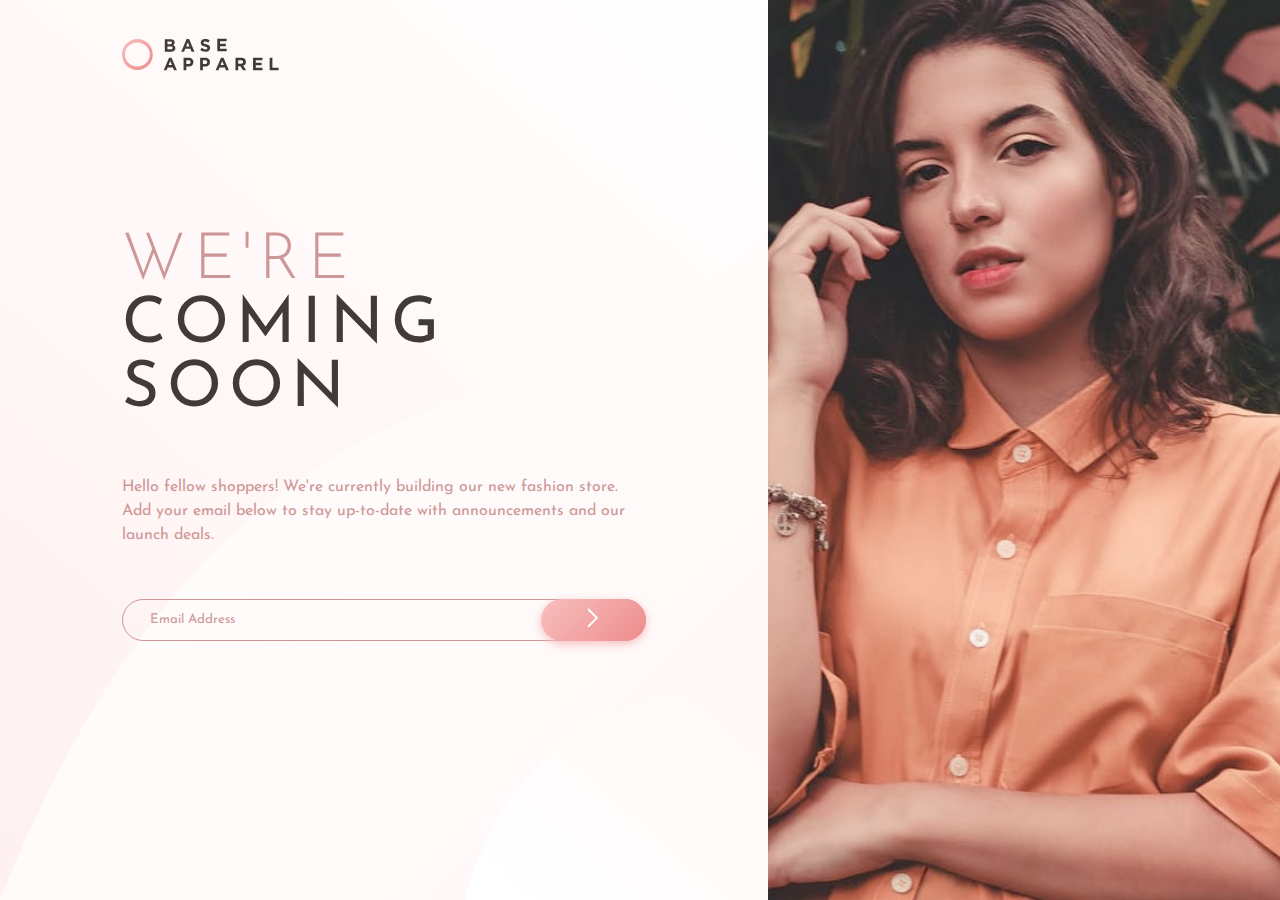
<file: fontend_mentor_io/base-apparel-coming-soon/index.html>
<!DOCTYPE html>
<html lang="en">
  <head>
    <meta charset="UTF-8" />
    <meta name="viewport" content="width=device-width, initial-scale=1.0" />
    <link
      rel="icon"
      type="image/png"
      sizes="32x32"
      href="./images/favicon-32x32.png"
    />

    <link rel="stylesheet" href="./css/style.css" />
    <title>Frontend Mentor | Base Apparel coming soon page</title>
  </head>
  <body>
    <div class="main">
      <div class="container">
        <div class="wrap-logo">
          <img src="./images/logo.svg" alt="logo" class="logo" />
        </div>
      </div>
     

      <div class="hero-img-mobile"></div>

      <div class="container bg">
        <h1 class="title"><span>We're</span> coming soon</h1>

        <p class="text">
          Hello fellow shoppers! We're currently building our new fashion store.
          Add your email below to stay up-to-date with announcements and our
          launch deals.
        </p>

        <form id="form" class="form">
          <input id="email" type="text" class="email" placeholder="Email Address" />
          <button class="btn">
            <img src="./images/icon-arrow.svg" alt="arrow" class="bnt__icon" />
          </button>
          <img id="errIcon" src="./images/icon-error.svg" alt="icon error" class="err-icon">
        </form>
        <small id="errTxt" class="err-txt error"></small>
      </div>
    </div>

   
    <div class="aside">
      <div class="hero-img-desktop"></div>
    </div>
    
   <script>
    const form = document.getElementById('form');
    const email = document.getElementById('email');
    const errTxt = document.getElementById('errTxt');
    const errIcon = document.getElementById('errIcon');

    form.addEventListener('submit', (event) => {
      event.preventDefault();

      if (!email.value) {
        email.classList.add('error');
        errTxt.innerHTML = "Email is can not be empty";
        errIcon.style.display = 'block';
      } else if (!isValidEmail(email.value))
      {
        email.classList.add('error');
        errTxt.innerHTML = "Email must be valid";
        errIcon.style.display = 'block';
      }

    });

    email.addEventListener('click', (event) => { 
      event.preventDefault();
      if (email.classList.contains('error')) {
        email.classList.remove('error');
        errTxt.innerHTML = "";
        errIcon.style.display = 'none';
      }
    });


    const isValidEmail = (email) => {
      const emailPattern = /^\w+([\.-]?\w+)*@\w+([\.-]?\w+)*(\.\w{2,3})+$/;
      if (email.match(emailPattern)) {
        return true;
      } else {
        return false;
      }
    };

  </script>
  </body>
</html>
</file>
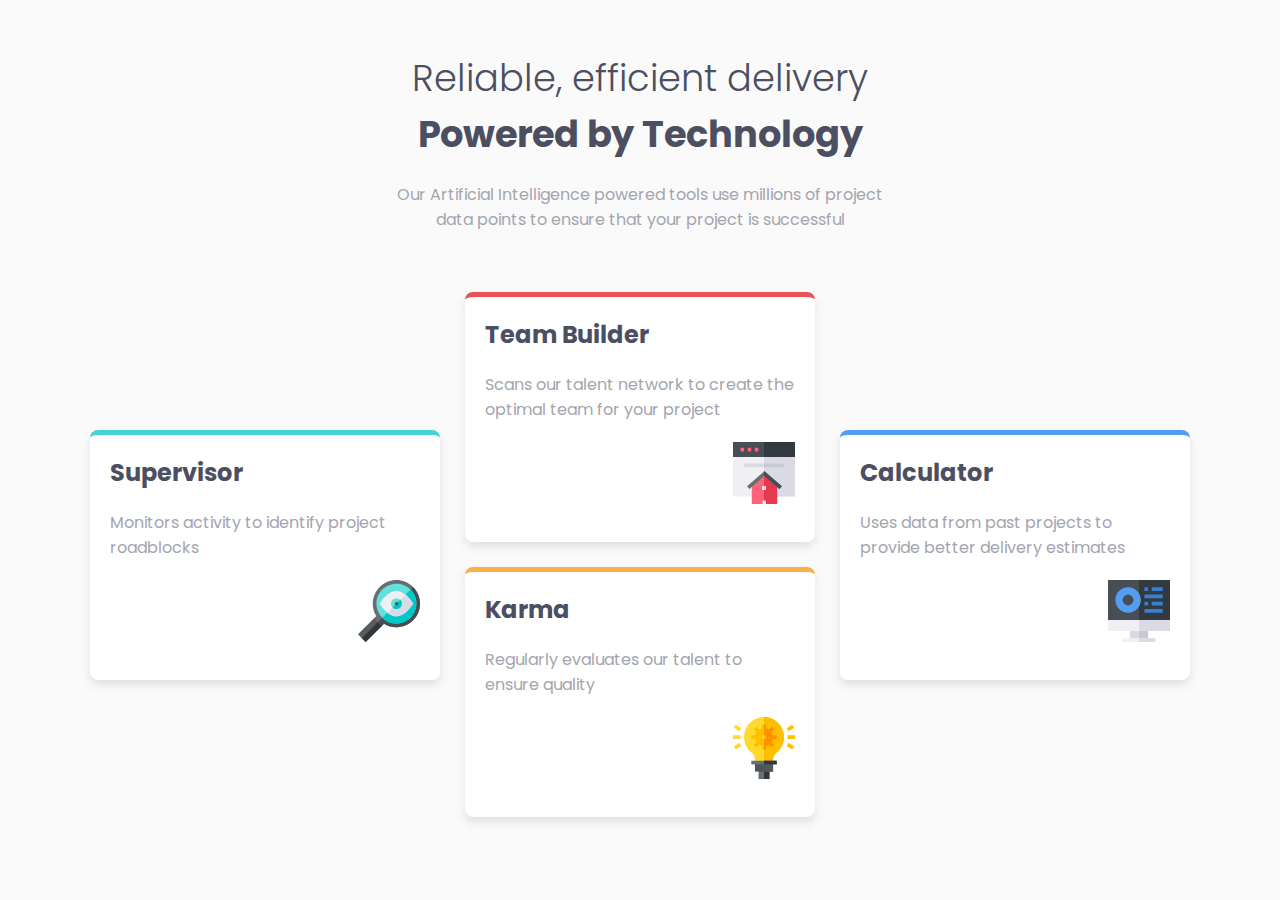
<file: fontend_mentor_io/four-card-feature-section/index.html>
<!DOCTYPE html>
<html lang="en">
<head>
  <meta charset="UTF-8">
  <meta name="viewport" content="width=device-width, initial-scale=1.0"> 
  <link rel="icon" type="image/png" sizes="32x32" href="./images/favicon-32x32.png">
  <link rel="stylesheet" href="./css/style.css">
  <title>Frontend Mentor | Four card feature section</title>

</head>
<body>
  <div class="container">
    <header>
      <h1 class="title">
        <span>Reliable, efficient delivery</span></br>
        Powered by Technology
      </h1>
    
      <p class="desc">
        Our Artificial Intelligence powered tools use millions of project data points 
        to ensure that your project is successful
      </p> 
    </header>
  
    <main>
      <div class="card card--cyan">     
        <h2 class="card__title">Supervisor</h2>
        <p class="card__text">Monitors activity to identify project roadblocks</p> 
        <div class="card__media">
          <img src="./images/icon-supervisor.svg" alt="supervisor" class="media">
        </div>
      </div>
      
      <div class="card card--red">
        <h2 class="card__title">Team Builder</h2>
        <p class="card__text">Scans our talent network to create the optimal team for your project</p> 
        <div class="card__media">
          <img src="./images/icon-team-builder.svg" alt="supervisor" class="media">
        </div>
      </div>
  
      <div class="card card--orange">
        <h2 class="card__title">Karma</h2>
        <p class="card__text">Regularly evaluates our talent to ensure quality</p> 
        <div class="card__media">
          <img src="./images/icon-karma.svg" alt="supervisor" class="media">
        </div>
      </div>
  
      <div class="card card--blue">      
        <h2 class="card__title">Calculator</h2>
        <p class="card__text">Uses data from past projects to provide better delivery estimates</p> 
        <div class="card__media">
          <img src="./images/icon-calculator.svg" alt="supervisor" class="media">
        </div>
      </div>
    </main>
  
  </div>
  

</body>
</html>
</file>
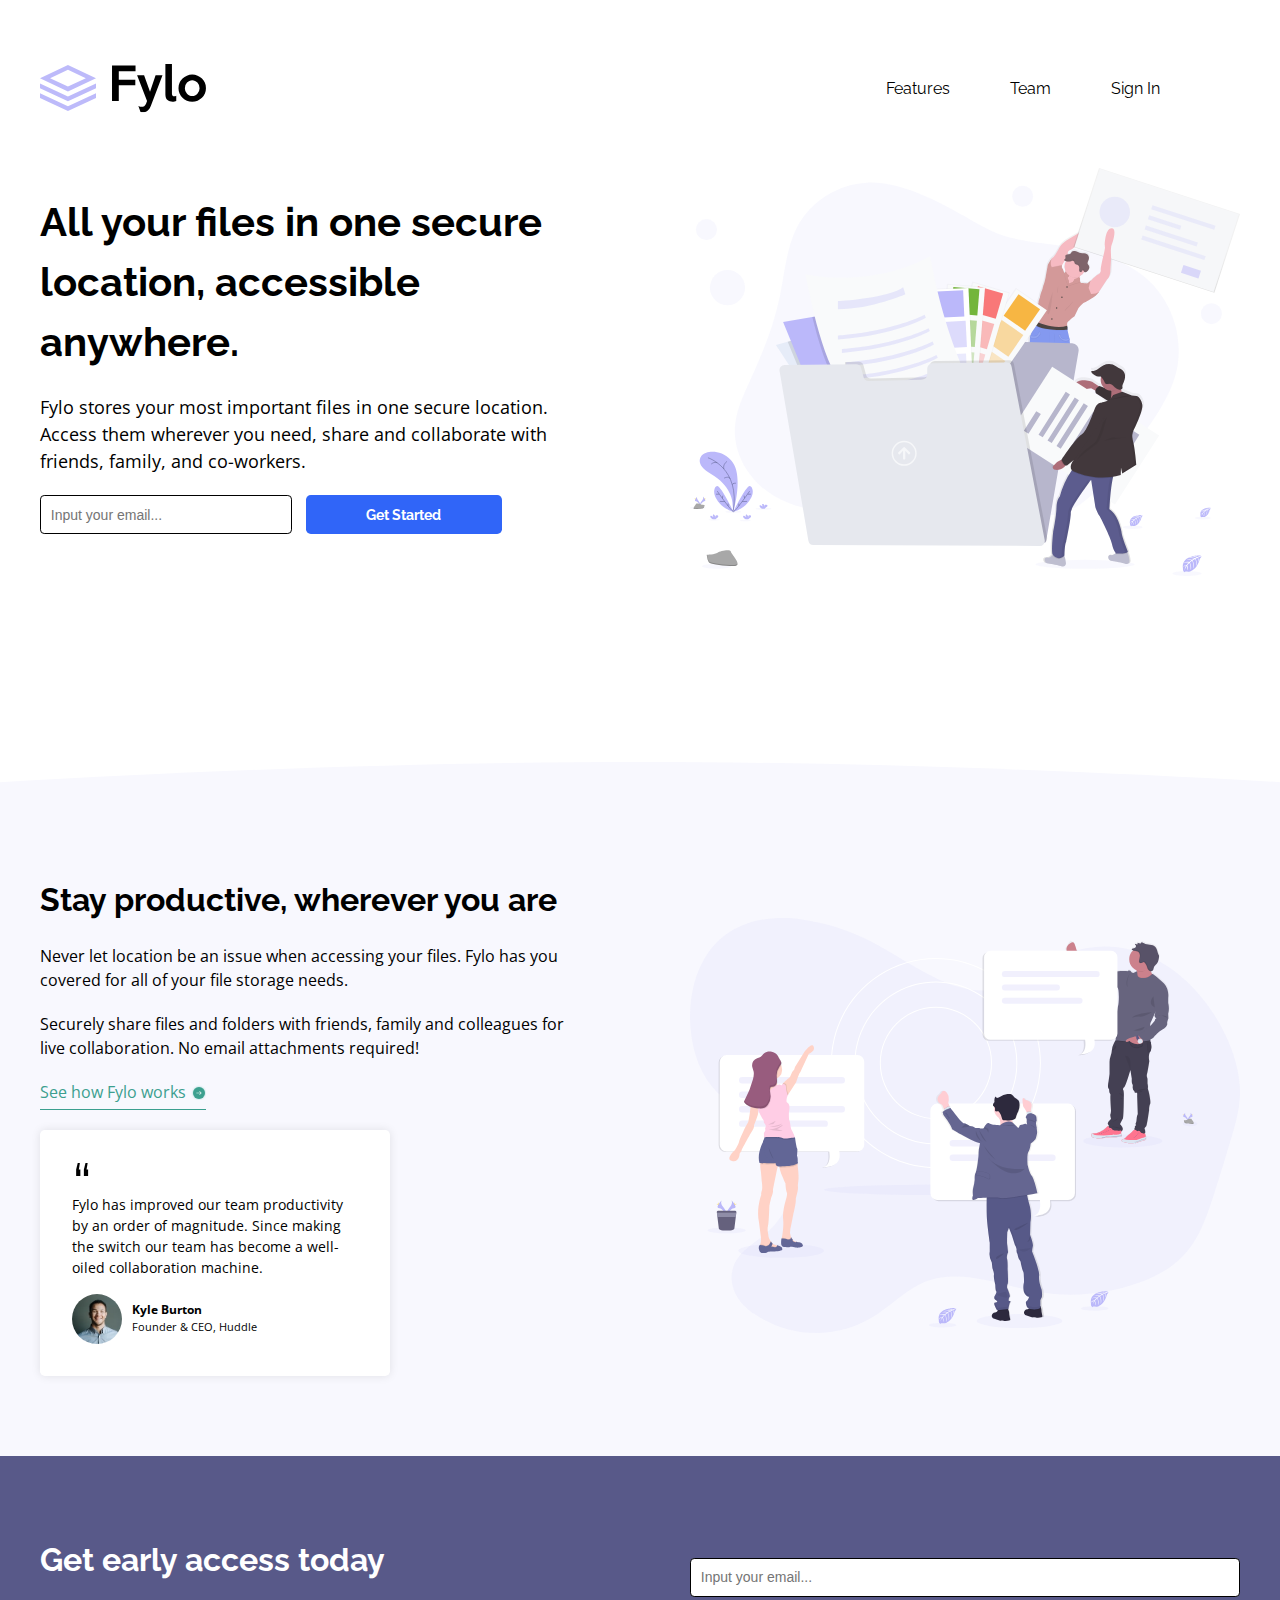
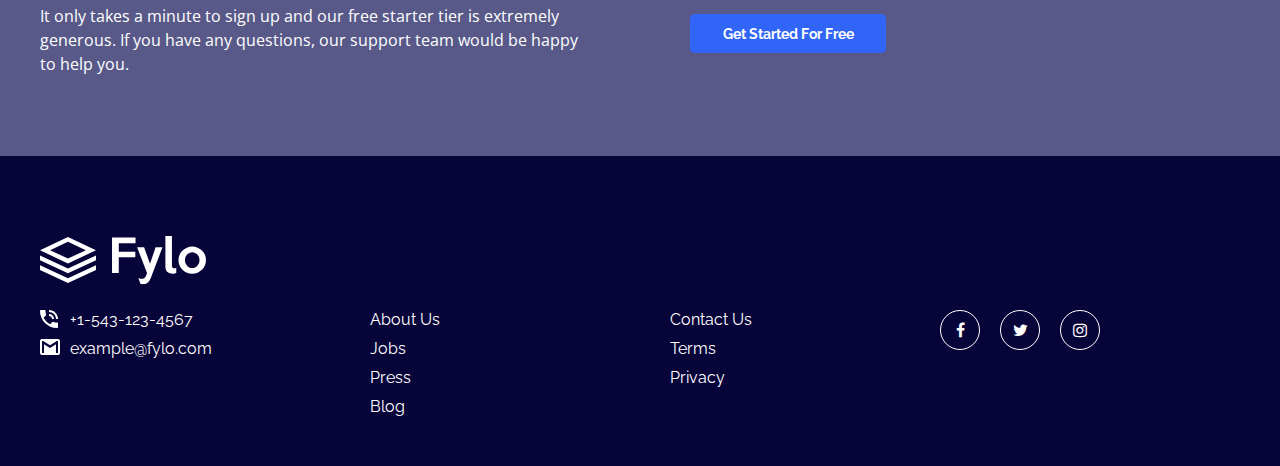
<file: fontend_mentor_io/fylo-landing-page-with-two-column-layout-master/index.html>
<!DOCTYPE html>
<html lang="en">
  <head>
    <meta charset="UTF-8" />
    <meta name="viewport" content="width=device-width, initial-scale=1.0" />

    <link
      rel="icon"
      type="image/png"
      sizes="32x32"
      href="./images/favicon-32x32.png"
    />
    <link
      rel="stylesheet"
      href="https://stackpath.bootstrapcdn.com/font-awesome/4.7.0/css/font-awesome.min.css"
    />
    <link rel="stylesheet" href="./css/style.css" />

    <title>Frontend Mentor | Fylo landing page with two column layout</title>
  </head>
  <body>
    <header class="header">
      <div class="container">
        <div class="logo-wrapper">
          <img src="./images/logo.svg" alt="logo" class="logo" />
        </div>
        <nav class="navigation">
          <ul class="menu">
            <li class="menu__item">
              <a href="" class="menu__link">
                Features
              </a>
            </li>
            <li class="menu__item">
              <a href="" class="menu__link">
                Team
              </a>
            </li>
            <li class="menu__item">
              <a href="" class="menu__link">
                Sign In
              </a>
            </li>
          </ul>
        </nav>
      </div>
    </header>

    <main class="page">
      <section class="promo promo--white">
        <div class="container container--reverse">
          <div class="promo__column promo__column--left">
            <h1 class="promo__title">
              All your files in one secure location, accessible anywhere.
            </h1>
            <p class="promo__text">
              Fylo stores your most important files in one secure location.
              Access them wherever you need, share and collaborate with friends,
              family, and co-workers.
            </p>
            <div class="action">
              <input
                class="email"
                type="email"
                placeholder="Input your email..."
              />
              <button class="btn">Get Started</button>
            </div>
          </div>
          <div class="promo__column promo__column--right">
            <img
              src="./images/illustration-1.svg"
              alt=""
              class="promo__media"
            />
          </div>
        </div>
      </section>

      <section class="promo promo--light-grayish-blue">
        <div class="container container--reverse">
          <div class="promo__column promo__column--left">
            <h2 class="promo__title">
              Stay productive, wherever you are
            </h2>
            <p class="promo__text promo__text--small">
              Never let location be an issue when accessing your files. Fylo has
              you covered for all of your file storage needs.
            </p>
            <p class="promo__text promo__text--small">
              Securely share files and folders with friends, family and
              colleagues for live collaboration. No email attachments required!
            </p>
            <div class="action">
              <a href="#" class="link">See how Fylo works</a>
            </div>
            <div class="quote">
              <div class="quote__mark">“</div>
              <div class="quote__text">
                Fylo has improved our team productivity by an order of
                magnitude. Since making the switch our team has become a
                well-oiled collaboration machine.
              </div>
              <div class="author">
                <div class="author__avatar">
                  <img
                    src="./images/avatar-testimonial.jpg"
                    alt=""
                    class="avatar"
                  />
                </div>
                <div class="author__info">
                  <div class="author__name">
                    Kyle Burton
                  </div>
                  <div class="author__role">
                    Founder & CEO, Huddle
                  </div>
                </div>
              </div>
            </div>
          </div>
          <div class="promo__column promo__column--right">
            <img
              src="./images/illustration-2.svg"
              alt=""
              class="promo__media"
            />
          </div>
        </div>
      </section>

      <section class="promo promo--desaturated-blue">
        <div class="container">
          <div class="promo__column promo__column--left">
            <h2 class="promo__title">
              Get early access today
            </h2>
            <p class="promo__text promo__text--small">
              It only takes a minute to sign up and our free starter tier is
              extremely generous. If you have any questions, our support team
              would be happy to help you.
            </p>
          </div>
          <div class="promo__column promo__column--right">
            <div class="action">
              <input
                class="email"
                type="email"
                placeholder="Input your email..."
              />
              <button class="btn">Get Started For Free</button>
            </div>
          </div>
        </div>
      </section>
    </main>
    <footer class="footer">
      <div class="container">
        <div class="footer__header">
          <div class="footer__logo">
            <img src="./images/logo-white.svg" alt="logo" class="logo" />
          </div>
        </div>
        <div class="footer__body">
          <ul class="menu menu--column contacts">
            <li class="menu__item">
              <a href="tel:+1-543-123-4567" class="menu__link phone"
                >+1-543-123-4567</a
              >
            </li>
            <li class="menu__item">
              <a href="mailto:example@fylo.com" class="menu__link email"
                >example@fylo.com</a
              >
            </li>
          </ul>
          <ul class="menu menu--column">
            <li class="menu__item">
              <a href="#" class="menu__link">About Us</a>
            </li>
            <li class="menu__item"><a href="#" class="menu__link">Jobs</a></li>
            <li class="menu__item"><a href="#" class="menu__link">Press</a></li>
            <li class="menu__item"><a href="#" class="menu__link">Blog</a></li>
          </ul>
          <ul class="menu menu--column">
            <li class="menu__item">
              <a href="#" class="menu__link">Contact Us</a>
            </li>
            <li class="menu__item"><a href="#" class="menu__link">Terms</a></li>
            <li class="menu__item">
              <a href="#" class="menu__link">Privacy</a>
            </li>
          </ul>

          <ul class="menu flex-center">
            <li class="menu__item social">
              <a href="#" class="menu__link circle fa fa-facebook"></a>
            </li>
            <li class="menu__item social">
              <a href="#" class="menu__link circle fa fa-twitter"></a>
            </li>
            <li class="menu__item social">
              <a href="#" class="menu__link circle fa fa-instagram"></a>
            </li>
          </ul>
        </div>
      </div>
    </footer>
  </body>
</html>
</file>
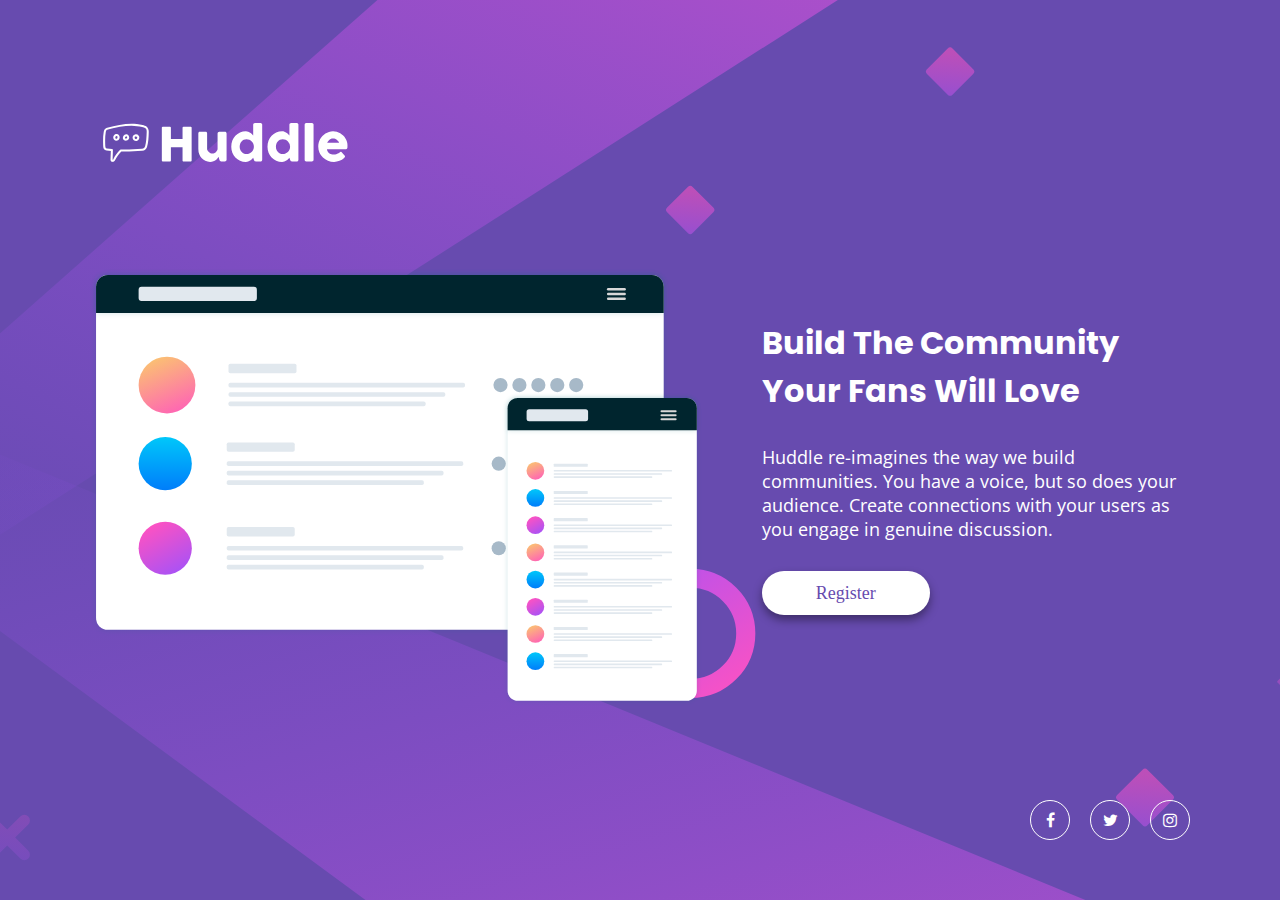
<file: fontend_mentor_io/huddle-landing-page-with-single-introductory-section/index.html>
<!DOCTYPE html>
<html lang="en">
  <head>
    <meta charset="UTF-8" />
    <meta name="viewport" content="width=device-width, initial-scale=1.0" />
    <link
      rel="icon"
      type="image/png"
      sizes="32x32"
      href="./images/favicon-32x32.png"
    />
    <link
      href="https://stackpath.bootstrapcdn.com/font-awesome/4.7.0/css/font-awesome.min.css"
      rel="stylesheet"
      integrity="sha384-wvfXpqpZZVQGK6TAh5PVlGOfQNHSoD2xbE+QkPxCAFlNEevoEH3Sl0sibVcOQVnN"
      crossorigin="anonymous"
    />
    <link rel="stylesheet" href="./css/style.css" />
    <title>
      Frontend Mentor | Huddle landing page with single introductory section
    </title>
  </head>
  <body>
    <div class="container main-flex">
      <header class="flex">
        <div class="logo">
          <img src="./images/logo.svg" alt="logo" />
        </div>
      </header>

      <main class="flex">
        <div class="media">
          <img src="./images/illustration-mockups.svg" alt="mockup" />
        </div>
        <div class="card">
          <h1>Build The Community Your Fans Will Love</h1>

          <p>
            Huddle re-imagines the way we build communities. You have a voice,
            but so does your audience. Create connections with your users as you
            engage in genuine discussion.
          </p>

          <a href="#" class="btn">Register</a>
        </div>
      </main>

      <footer>
        <div class="social flex">
          <a href="#" class="fa fa-facebook circle"></a>
          <a href="#" class="fa fa-twitter circle"></a>
          <a href="#" class="fa fa-instagram circle"></a>
        </div>
      </footer>
    </div>
  </body>
</html>
</file>
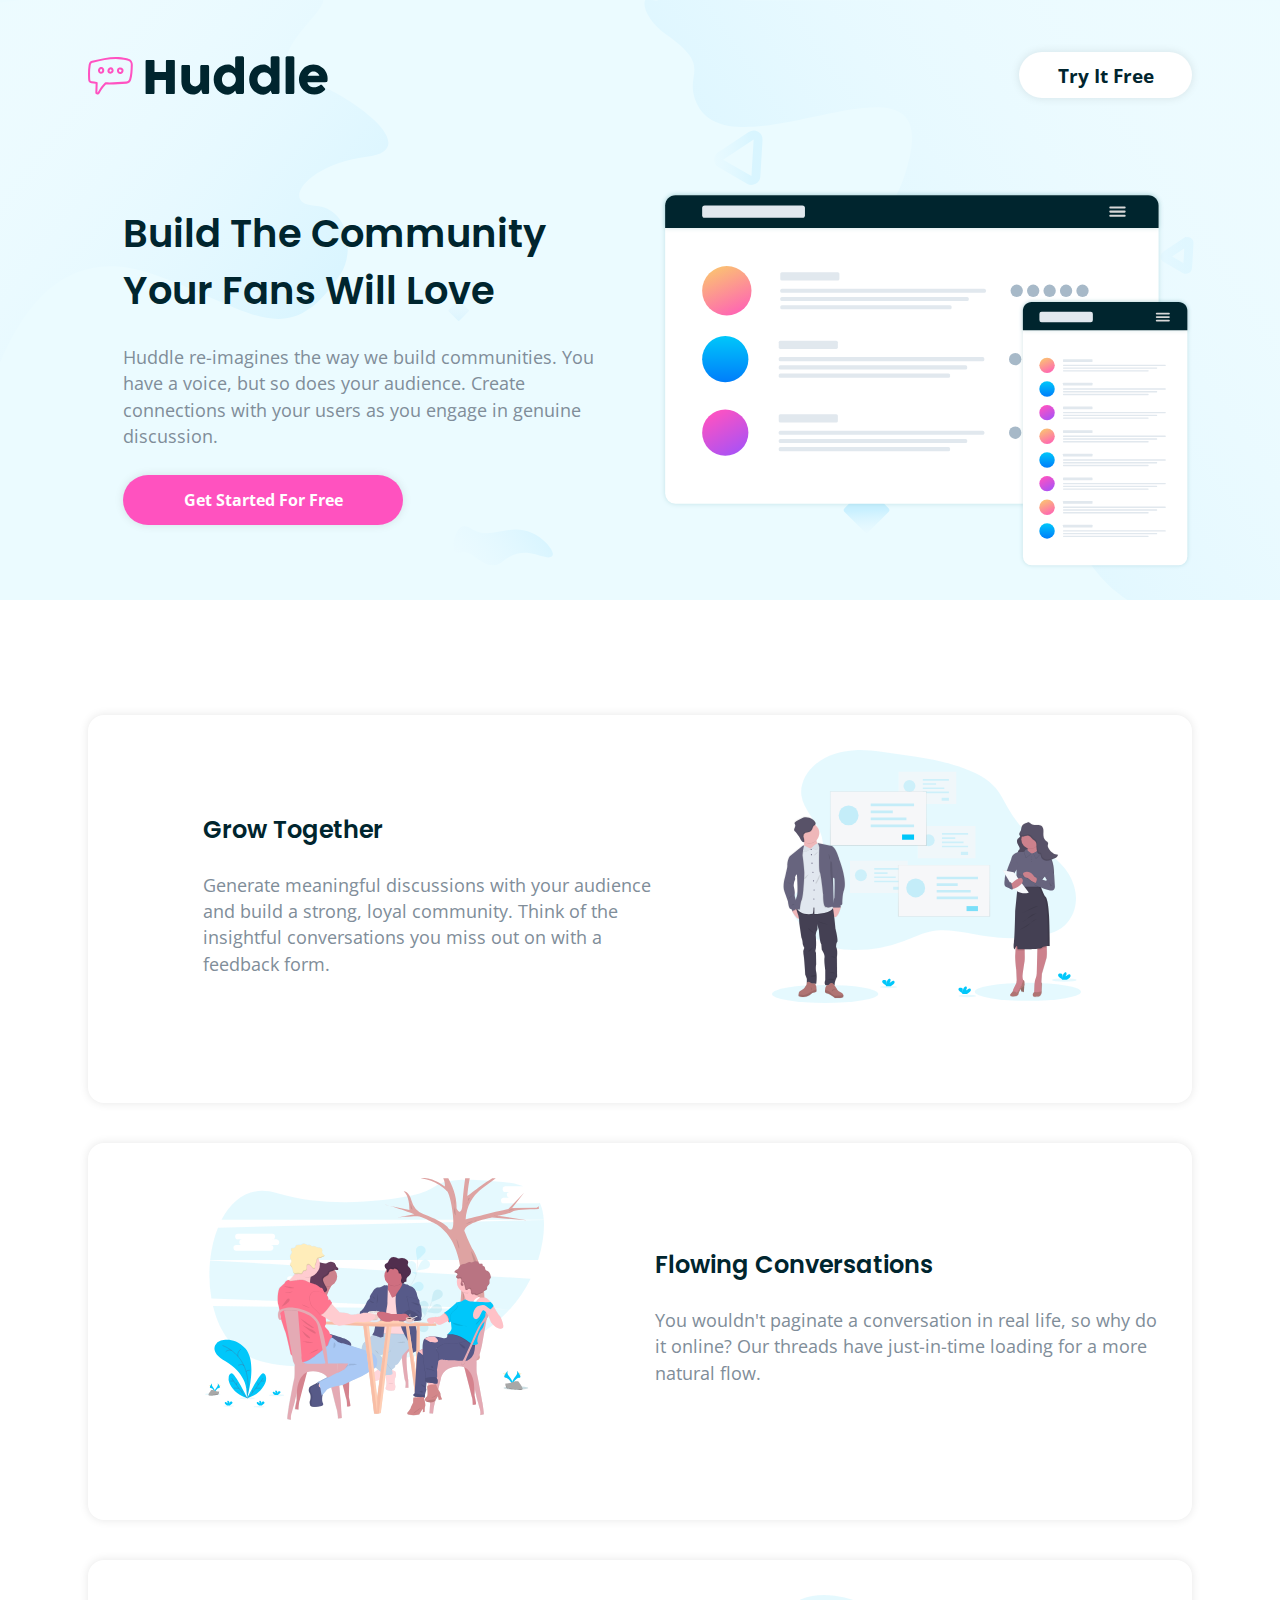
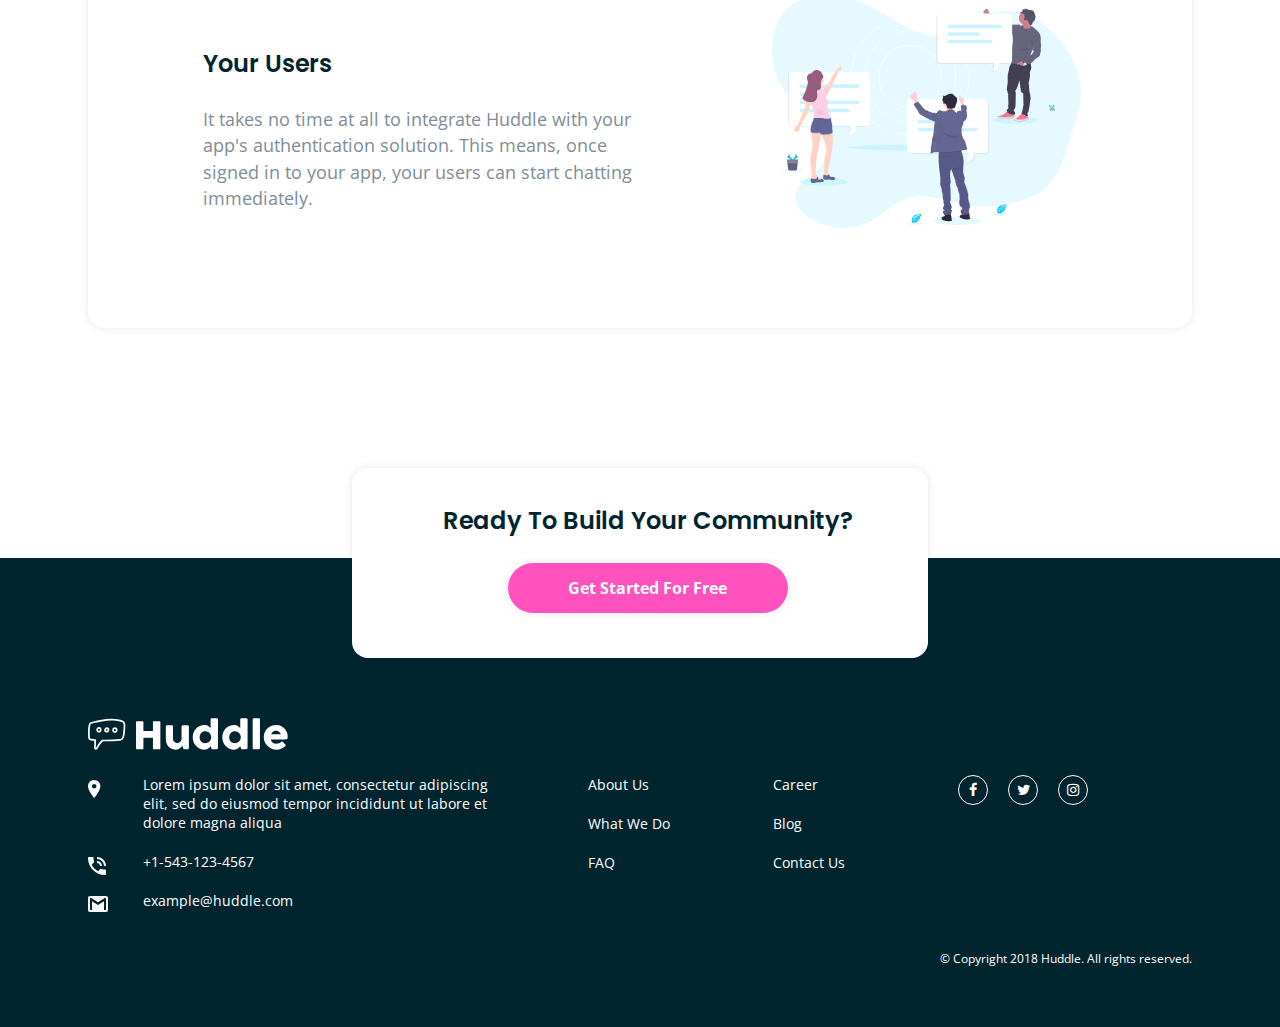
<file: fontend_mentor_io/huddle-landing-page/index.html>
<!DOCTYPE html>
<html lang="en">
  <head>
    <meta charset="UTF-8" />
    <meta name="viewport" content="width=device-width, initial-scale=1.0" />
    <link
      rel="icon"
      type="image/png"
      sizes="32x32"
      href="./images/favicon-32x32.png"
    />

    <link
      rel="stylesheet"
      href="https://stackpath.bootstrapcdn.com/font-awesome/4.7.0/css/font-awesome.min.css"
    />
    <link rel="stylesheet" href="css/style.css" />

    <title>
      Frontend Mentor | Huddle landing page with alternating feature blocks
    </title>
  </head>
  <body>
    <header>
      <div class="container">
        <div class="header__wrap">
          <img src="./images/logo.svg" alt="logo" class="header__logo" />
          <nav>
            <a class="action" href="#">Try It Free</a>
          </nav>
        </div>
      </div>
    </header>

    <main>
      <secttion class="hero">
        <div class="container">
          <div class="card">
            <div class="card__wrap">
              <h1 class="card__title">
                Build The Community Your Fans Will Love
              </h1>
              <p class="card__text">
                Huddle re-imagines the way we build communities. You have a
                voice, but so does your audience. Create connections with your
                users as you engage in genuine discussion.
              </p>
              <a href="#" class="action action--pink action--big"
                >Get Started For Free</a
              >
            </div>
          </div>
          <div class="media-box">
            <img src="./images/illustration-mockups.svg" alt="" class="media" />
          </div>
        </div>
      </secttion>

      <section class="features">
        <div class="container">
          <div class="card card--box flex-reverse">
            <div class="media-box">
              <img
                src="./images/illustration-grow-together.svg"
                alt=""
                class="media"
              />
            </div>
            <div class="card__wrap">
              <h2 class="card__title">
                Grow Together
              </h2>
              <p class="card__text">
                Generate meaningful discussions with your audience and build a
                strong, loyal community. Think of the insightful conversations
                you miss out on with a feedback form.
              </p>
            </div>
          </div>

          <div class="card card--box">
            <div class="media-box">
              <img
                src="./images/illustration-flowing-conversation.svg"
                alt=""
                class="media"
              />
            </div>
            <div class="card__wrap">
              <h2 class="card__title">
                Flowing Conversations
              </h2>
              <p class="card__text">
                You wouldn't paginate a conversation in real life, so why do it
                online? Our threads have just-in-time loading for a more natural
                flow.
              </p>
            </div>
          </div>

          <div class="card card--box flex-reverse">
            <div class="media-box">
              <img
                src="./images/illustration-your-users.svg"
                alt=""
                class="media"
              />
            </div>
            <div class="card__wrap">
              <h2 class="card__title">
                Your Users
              </h2>
              <p class="card__text">
                It takes no time at all to integrate Huddle with your app's
                authentication solution. This means, once signed in to your app,
                your users can start chatting immediately.
              </p>
            </div>
          </div>
        </div>
      </section>
    </main>

    <footer>
      <div class="container">
        <div class="card card--box">
          <div class="card__wrap">
            <h2 class="card__title">
              Ready To Build Your Community?
            </h2>
            <a href="#" class="action action--pink action--big"
              >Get Started For Free</a
            >
          </div>
        </div>
        <img src="./images/logo-white.svg" alt="logo" class="footer__logo" />

        <div class="footer__body">
          <div class="contacts">
            <p class="contacts__adress">
              Lorem ipsum dolor sit amet, consectetur adipiscing elit, sed do
              eiusmod tempor incididunt ut labore et dolore magna aliqua
            </p>
            <a href="tel:+1-543-123-4567" class="contacts__phone">
              +1-543-123-4567
            </a>
            <a href="mailto:example@huddle.com" class="contacts__email">
              example@huddle.com
            </a>
          </div>

          <nav>
            <ul class="menu">
              <div class="menu__group">
                <li class="menu__item">
                  <a href="" class="menu__link">
                    About Us
                  </a>
                </li>
                <li class="menu__item">
                  <a href="" class="menu__link">
                    What We Do
                  </a>
                </li>
                <li class="menu__item">
                  <a href="" class="menu__link">
                    FAQ
                  </a>
                </li>
              </div>
              <div class="menu__group">
                <li class="menu__item">
                  <a href="" class="menu__link">
                    Career
                  </a>
                </li>
                <li class="menu__item">
                  <a href="" class="menu__link">
                    Blog
                  </a>
                </li>
                <li class="menu__item">
                  <a href="" class="menu__link">
                    Contact Us
                  </a>
                </li>
              </div>
            </ul>
          </nav>

          <div class="social">
            <a href="#" class="circle fa fa-facebook"></a>
            <a href="#" class="circle fa fa-twitter"></a>
            <a href="#" class="circle fa fa-instagram"></a>
          </div>
        </div>

        <div class="copyright">
          &copy; Copyright 2018 Huddle. All rights reserved.
        </div>
      </div>
    </footer>
  </body>
</html>
</file>
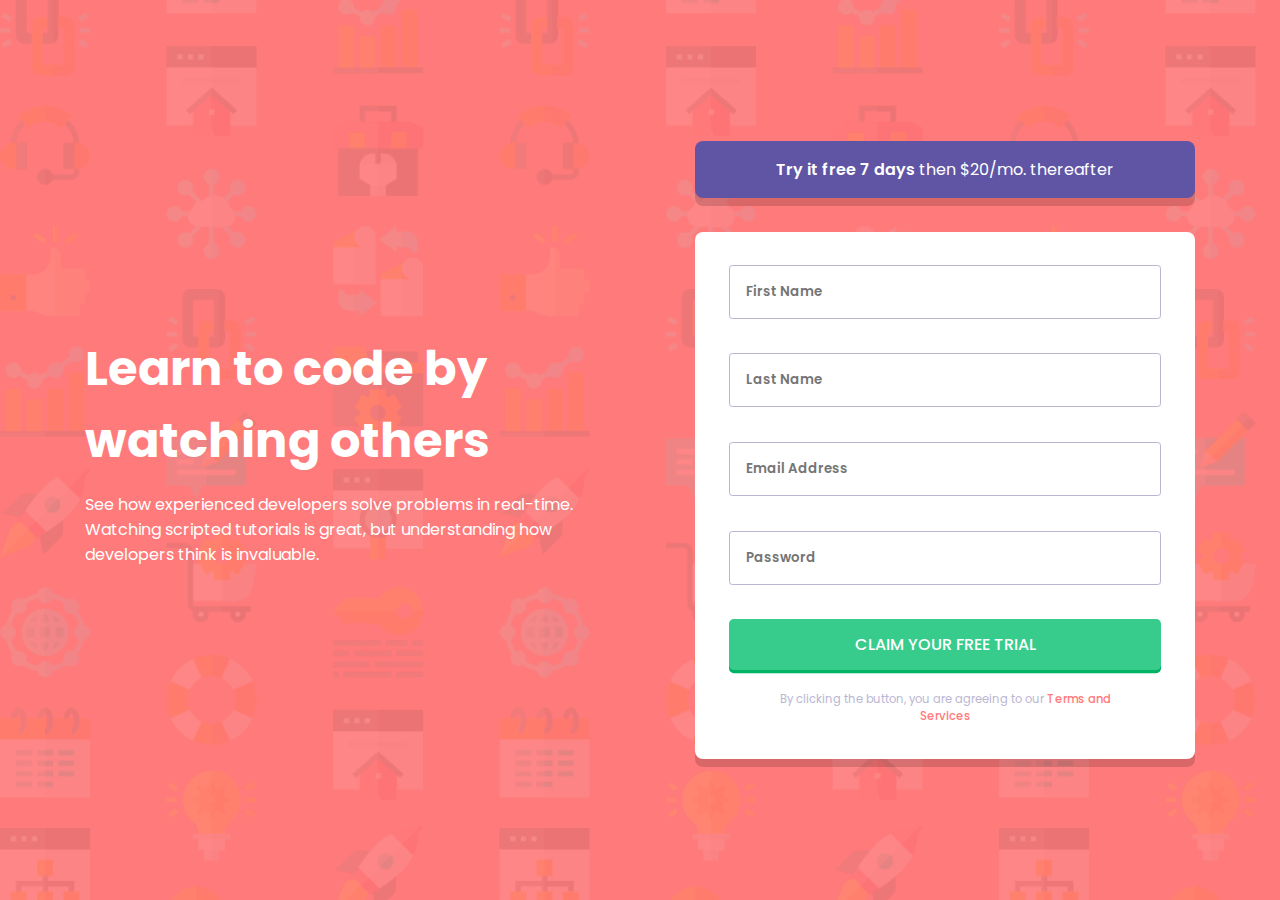
<file: fontend_mentor_io/intro-component-with-signup-form/index.html>
<!DOCTYPE html>
<html lang="en">
<head>
  <meta charset="UTF-8">
  <meta name="viewport" content="width=device-width, initial-scale=1.0"> 
  <link rel="icon" type="image/png" sizes="32x32" href="./images/favicon-32x32.png">
  <link
      href="https://stackpath.bootstrapcdn.com/font-awesome/4.7.0/css/font-awesome.min.css"
      rel="stylesheet"
      integrity="sha384-wvfXpqpZZVQGK6TAh5PVlGOfQNHSoD2xbE+QkPxCAFlNEevoEH3Sl0sibVcOQVnN"
      crossorigin="anonymous"
    />
  <link rel="stylesheet" href="./css/style.css">
  <title>Frontend Mentor | Intro component with sign up form</title>

</head>
<body>
  <div class="container">
    <section class="sign-up column">
      <div class="about column">
        <h1 class="title">Learn to code by watching others</h1>
        <p class="text">
          See how experienced developers solve problems in real-time. Watching scripted tutorials is great, 
          but understanding how developers think is invaluable. 
        </p>
      </div>
      <div class="form column">
        <a href="#" class="try-it">
          <span>Try it free 7 days</span> then $20/mo. thereafter
        </a>
        
        <form id="form" class="trial column">
          <div class="input-wrap">
            <input id="firstName" type="text" placeholder="First Name"></input>
            <i id="errIconFN" class="input-icon fa fa-info-circle"></i>
            <p id="errFirstName" class="error--text"></p>
          </div>
          <div class="input-wrap">
            <input id="lastName" type="text" placeholder="Last Name"></input>
            <i id="errIconLN" class="input-icon fa fa-info-circle"></i>
            <p id="errLastName" class="error--text"></p>
          </div>
          <div class="input-wrap">
            <input id="email" type="text" placeholder="Email Address"></input>
            <i id="errIconE" class="input-icon fa fa-info-circle"></i>
            <p id="errEmail" class="error--text"></p>
          </div>
          <div class="input-wrap">
            <input id="password" type="password" placeholder="Password"></input>
            <i id="errIconP" class="input-icon fa fa-info-circle"></i>
            <p id="errPassword" class="error--text"></p>
          </div>

          <button>Claim your free trial</button>
          <p class="tas">By clicking the button, you are agreeing to our <a href="#" class="link">Terms and Services</a></p>
        </form>
       
      </div>
    </section>  
  </div>


<script>

  
  (() => {
    
    const firstName = document.getElementById('firstName');
    const lastName = document.getElementById('lastName');
    const email = document.getElementById('email');
    const password = document.getElementById('password');
    const form = document.getElementById('form');

    form.addEventListener("submit", (event) => {
      event.preventDefault();
      checkAllField();
    });

    firstName.addEventListener('click', (event) => {
      removeErrorStyle(firstName, 'errIconFN', 'errFirstName');  
    });

    lastName.addEventListener('click', (event) => {
      removeErrorStyle(lastName, 'errIconLN', 'errLastName');  
    });

    email.addEventListener('click', (event) => {
      removeErrorStyle(email, 'errIconE', 'errEmail');
    });

    password.addEventListener('click', (event) => {
      removeErrorStyle(password, 'errIconP', 'errPassword');
    });



  })();

  const setErrorStyle = (idInput, idIcon, idText, msg) => {
    idInput.classList.add('error--input');
    document.getElementById(idIcon).classList.add('input-icon--active');
    document.getElementById(idText).innerHTML = msg;
  }

  const removeErrorStyle = (idInput, idIcon, idText) => {
    if (idInput.classList.contains('error--input')){
      idInput.classList.remove('error--input');
      document.getElementById(idIcon).classList.remove('input-icon--active');
      document.getElementById(idText).innerHTML = "";
    }
       
  }


  const checkAllField = () => {
    if (isEmpty(firstName.value)) {
        setErrorStyle(firstName, 'errIconFN', 'errFirstName', 'First Name cannot be empty');
      } else {
        removeErrorStyle(firstName, 'errIconFN', 'errFirstName');  
      };

      if (isEmpty(lastName.value)) {
        setErrorStyle(lastName, 'errIconLN', 'errLastName', 'Last Name cannot be empty');
      } else {
        removeErrorStyle(lastName, 'errIconLN', 'errLastName');
      };

      if (isEmpty(email.value)) {
        setErrorStyle(email, 'errIconE', 'errEmail', 'Email cannot be empty');
      } else if (!isValidEmail(email.value)) {
        setErrorStyle(email, 'errIconE', 'errEmail', 'Look like this is not an email');
      } else {
        removeErrorStyle(email, 'errIconE', 'errEmail');
      };

      if (isEmpty(password.value)) {
        setErrorStyle(password, 'errIconP', 'errPassword', 'Password cannot be empty');
      } else {
        removeErrorStyle(password, 'errIconP', 'errPassword');
      };
  }

  const isValidEmail = (email) => {
    const emailPattern = /^\w+([\.-]?\w+)*@\w+([\.-]?\w+)*(\.\w{2,3})+$/;
    if (email.match(emailPattern)) {
      return true;
    } else {
      return false;
    }
  };

  const isEmpty = (value) => {
    if (value === ''){
      return true;
    } else {
      return false;
    }
  };

</script>

</body>
</html>
</file>
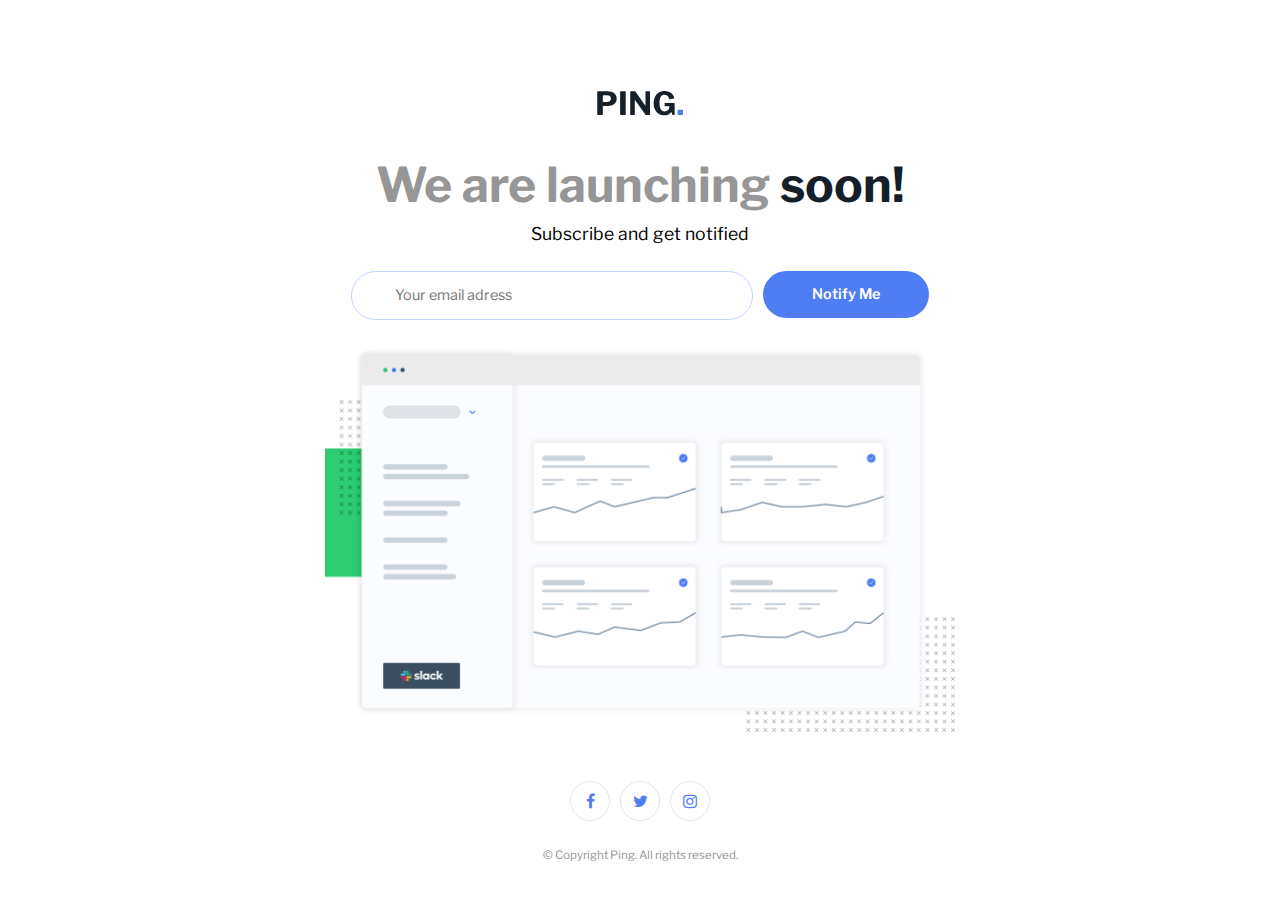
<file: fontend_mentor_io/ping-coming-soon-page/index.html>
<!DOCTYPE html>
<html lang="en">
  <head>
    <meta charset="UTF-8" />
    <meta name="viewport" content="width=device-width, initial-scale=1.0" />
    <link
      rel="icon"
      type="image/png"
      sizes="32x32"
      href="./images/favicon-32x32.png"
    />
    <link
      href="https://stackpath.bootstrapcdn.com/font-awesome/4.7.0/css/font-awesome.min.css"
      rel="stylesheet"
      integrity="sha384-wvfXpqpZZVQGK6TAh5PVlGOfQNHSoD2xbE+QkPxCAFlNEevoEH3Sl0sibVcOQVnN"
      crossorigin="anonymous"
    />
    <link rel="stylesheet" href="./css/style.css" />
    <title>Frontend Mentor | Ping coming soon page</title>
  </head>
  <body>
    <div class="container">
      <header>
        <div class="logo">
          <img src="./images/logo.svg" alt="logo" />
        </div>
      </header>

      <main>
        <h1 class="title">We are launching <span>soon!</span></h1>
        <div class="subtitle">
          Subscribe and get notified
        </div>
        <form id="form">
          <div class="email">
            <input id="email" type="text" placeholder="Your email adress" />
            <small id="error" class="error--text"></small>
          </div>

          <button>Notify Me</button>
        </form>

        <img src="./images/illustration-dashboard.png" alt="" class="media" />
      </main>

      <footer>
        <ul class="social flex">
          <li class="social__item flex">
            <a href="" class="fa fa-facebook"></a>
          </li>
          <li class="social__item flex">
            <a href="" class="fa fa-twitter"></a>
          </li>
          <li class="social__item flex">
            <a href="" class="fa fa-instagram"></a>
          </li>
        </ul>
        <div class="copyright">
          &copy; Copyright Ping. All rights reserved.
        </div>
      </footer>
    </div>

    <script>
      (() => {
        const form = document.getElementById("form");
        const email = document.getElementById("email");
        const error = document.getElementById("error");

        form.addEventListener("submit", function (event) {
          event.preventDefault();

          if (!email.value) {
            error.innerHTML = "Email is can't be empty!";
            email.classList.add("error--input");
          } else if (!isValidEmail(email.value)) {
            error.innerHTML = "Email must be valid!";
            email.classList.add("error--input");
          } else {
            error.innerHTML = "";
            email.classList.remove("error--input");
            form.submit();
          }
        });
      })();

      const isValidEmail = (email) => {
        const emailPattern = /^\w+([\.-]?\w+)*@\w+([\.-]?\w+)*(\.\w{2,3})+$/;
        if (email.match(emailPattern)) {
          return true;
        } else {
          return false;
        }
      };
    </script>
  </body>
</html>
</file>
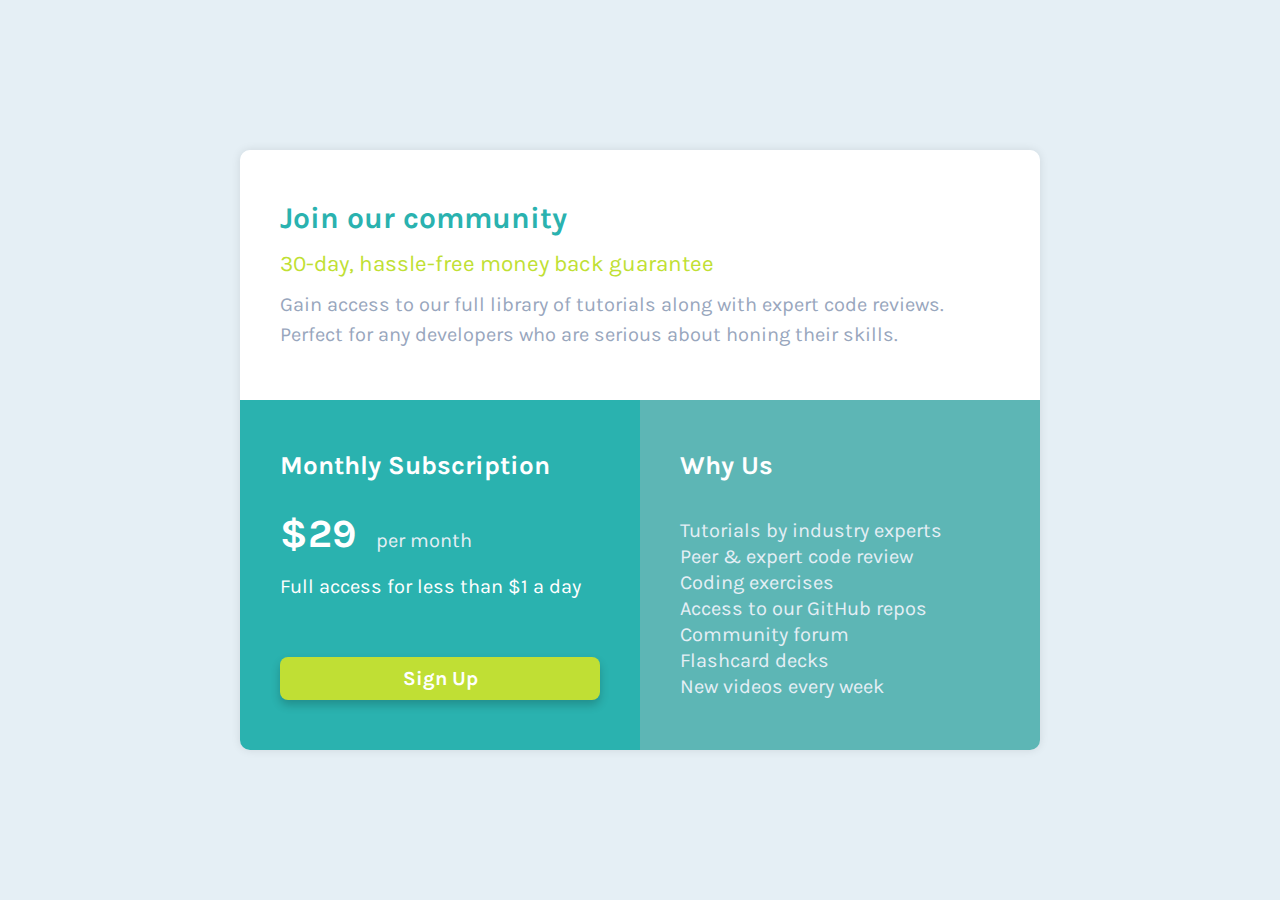
<file: fontend_mentor_io/single-price-grid-component/index.html>
<!DOCTYPE html>
<html lang="en">
  <head>
    <meta charset="UTF-8" />
    <meta name="viewport" content="width=device-width, initial-scale=1.0" />

    <link
      rel="icon"
      type="image/png"
      sizes="32x32"
      href="./images/favicon-32x32.png"
    />
    <link rel="stylesheet" href="./css/style.css" />
    <title>Frontend Mentor | Single Price Grid Component</title>
  </head>
  <body>
    <div class="container">
      <div class="card">
        <div class="card__join-our">
          <h2 class="title">Join our community</h2>

          <p class="guarantee">30-day, hassle-free money back guarantee</p>

          <p class="text">
            Gain access to our full library of tutorials along with expert code
            reviews. Perfect for any developers who are serious about honing
            their skills.
          </p>
        </div>
        <div class="card__sign-up">
          <h2 class="title">Monthly Subscription</h2>

          <p class="price"><span>&dollar;29</span>per month</p>

          <p class="text">Full access for less than &dollar;1 a day</p>

          <button class="btn">Sign Up</button>
        </div>
        <div class="card__why-us">
          <h2 class="title">Why Us</h2>

          <p class="text">
            Tutorials by industry experts<br />
            Peer &amp; expert code review<br />
            Coding exercises<br />
            Access to our GitHub repos<br />
            Community forum<br />
            Flashcard decks<br />
            New videos every week<br />
          </p>
        </div>
      </div>
    </div>
  </body>
</html>
</file>
<file: fontend_mentor_io/base-apparel-coming-soon/css/style.css>
@import url("https://fonts.googleapis.com/css2?family=Josefin+Sans:wght@300;400;600&display=swap");
/* font-family: 'Josefin Sans', sans-serif; */

:root {
  box-sizing: border-box;
  /* ## Colors */
  --DesaturatedRed: hsl(0, 36%, 70%);
  --SoftRed: hsl(0, 93%, 68%);
  --DarkGrayishRed: hsl(0, 6%, 24%);
}

*,
*::before,
*::after {
  box-sizing: inherit;
  padding: 0;
  margin: 0;
}

body {
  font-family: "Josefin Sans", sans-serif;
  background: linear-gradient(135deg, hsl(0, 0%, 100%), hsl(0, 100%, 98%));
  min-height: 100vh;
}

.container {
  max-width: 600px;
  margin: 0 auto;
  padding: 5%;
}

.main {
  height: 100%;
}

.main > .container > .wrap-logo {
  width: 30%;
}

.main > .container > .wrap-logo > .logo {
  width: 100%;
}

.main > .hero-img-mobile {
  background-image: url("./../images/hero-mobile.jpg");
  background-size: 100%;
  background-repeat: no-repeat;

  width: 100%;
  padding-top: 65%;
  height: 100%;
}

.main > .container > .title {
  text-align: center;
  color: var(--DarkGrayishRed);
  font-size: calc(1rem + 8vw);
  font-weight: 400;
  letter-spacing: 0.115em;
  line-height: 1;
  text-transform: uppercase;
  margin-top: 15%;
}

.main > .container > .title > span {
  color: var(--DesaturatedRed);
  font-weight: 300;
}

.main > .container > .text {
  color: var(--DesaturatedRed);
  text-align: center;
  font-size: calc(0.1rem + 3.8vw);
  line-height: 1.5;
  margin: 10% 0;
}

.main > .container > .form {
  position: relative;
}

.main > .container > .form > .email {
  font-family: "Josefin Sans", sans-serif;
  color: var(--DesaturatedRed);
  width: 100%;
  padding: 1em 21% 1em 2em;
  border-radius: 2em;
  border: 1px solid var(--DesaturatedRed);
  background-color: transparent;
}

.main > .container > .err-txt {
  display: inline-block;
  margin-top: 0.5em;
  margin-left: 2em;
}

.err-icon {
  display: none;
}

.main > .container > .form > .email.error {
  color: var(--SoftRed);
  border-color: var(--SoftRed);
  border-width: 2px;
}

.error {
  color: var(--SoftRed);
}

.main > .container > .form > .email::placeholder {
  color: var(--DesaturatedRed);
}

.main > .container > .form > .err-icon {
  position: absolute;
  top: 25%;
  right: 22%;
}

.main > .container > .form > .btn {
  position: absolute;
  top: 0;
  right: 0;
  border-radius: 2em;
  height: 100%;
  border: none;
  cursor: pointer;
  background: linear-gradient(135deg, hsl(0, 80%, 86%), hsl(0, 74%, 74%));
  width: 20%;
  box-shadow: 0 3px 10px hsl(0, 80%, 86%);
}

@media (min-width: 600px) {
  body {
    display: flex;
  }

  .main {
    background: none;
    background-image: url("./../images/bg-pattern-desktop.svg");
    background-size: cover;
    background-repeat: no-repeat;
  }
  .main {
    min-height: 100vh;
  }

  .aside {
    height: 100%;
  }

  .main > .container > .wrap-logo {
    width: 30%;
  }

  .main > .hero-img-mobile {
    display: none;
  }

  .main {
    flex: 0.6;
  }

  .main > .container > .title {
    text-align: left;
    font-size: 4rem;
  }

  .main > .container > .text {
    text-align: left;
    font-size: 1rem;
  }

  .main > .container > .form {
    margin-bottom: 0;
  }

  .main > .container > .form > .btn:hover {
    background: none;
    background-color: hsl(0, 70%, 86%);
  }

  .aside {
    flex: 0.4;
  }

  .hero-img-desktop {
    background-image: url("./../images/hero-desktop.jpg");
    background-size: cover;
    background-position: center center;
    background-repeat: no-repeat;
    padding-bottom: 100vh;
    width: 100%;
  }
}
</file>
<file: fontend_mentor_io/four-card-feature-section/css/style.css>
@import url('https://fonts.googleapis.com/css2?family=Poppins:wght@200;400;600&display=swap');
/* font-family: 'Poppins', sans-serif; */

:root {
  box-sizing: border-box;
  /* ## Colors */
--Red: hsl(0, 78%, 62%);
--Cyan: hsl(180, 62%, 55%);
--Orange: hsl(34, 97%, 64%);
--Blue: hsl(212, 86%, 64%);
--VeryDarkBlue: hsl(234, 12%, 34%);
--GrayishBlue: hsl(229, 6%, 66%);
--VeryLightGray: hsl(0, 0%, 98%);
}

*, 
*::before,
*::after {
  box-sizing: inherit;
  padding: 0;
  margin: 0;
}

body {
  font-family: 'Poppins', sans-serif;
  background-color: var(--VeryLightGray);
}

.container {
  max-width: 1440px;
  margin: 0 auto;
  padding: 0 15px;
}

.container > header {
  max-width: 500px;
  margin: 0 auto;
}

header {
  text-align: center;
}

.title {
  color: var(--VeryDarkBlue);
  font-size: 2.3rem;
  margin-top: 50px;
}

.title > span {
  font-weight: 300;
  
}

.desc {
  color: var(--GrayishBlue);
  margin-top: 20px;
  
}

main {
  display: grid;
  grid-template-columns: repeat(3 , 350px);
  grid-template-rows: auto;
  grid-template-areas: 
    'cyan red blue'
    'cyan orange blue';
  grid-gap: 25px;
  align-items: center;
  justify-content: center;
  margin: 60px 15px 0 15px;
}

.card {
  background-color: white;
  border-radius: 0.5em;
  box-shadow: 0 5px 10px rgba(0,0,0, 0.1);
  width: 350px;
  height: 250px;
  padding: 20px;
}

.card--cyan {
  border-top: 5px solid var(--Cyan);
  grid-area: cyan;
  grid-auto-columns: center;
}

.card--orange {
  border-top: 5px solid var(--Orange);
  grid-area: orange;
}

.card--red {
  border-top: 5px solid var(--Red);
  grid-area: red;
}

.card--blue {
  border-top: 5px solid var(--Blue);
  grid-area: blue;
}

.card__title {
  color: var(--VeryDarkBlue);
}

.card__text {
  color: var(--GrayishBlue);
  margin-top: 20px;
  margin-bottom: 20px;
}

.card__media {
  width: 20%;
  margin-left: 80%;
}

.media {
  width: 100%;
}

@media (max-width: 1150px) 
{
  main {
    grid-template-columns: repeat(2 , 350px);
    grid-template-areas: 
    'red red'
    'cyan blue'
    'orange orange';
    justify-items: center;
    margin-bottom: 50px;
  }
}

@media (max-width: 767px) 
{
  main {
    grid-template-columns: auto;
    grid-template-areas: 
    'cyan'
    'red'
    'orange'
    'blue';
    justify-items: center;
    margin-bottom: 50px;
  }

  .title {
    font-size: 1.5rem;
  }

  .card {
    width: 310px;
  }

  .card__title {
    font-size: 1.3rem;
  }

  .card__text {
    font-size: 0.9rem;
  }
}
</file>
<file: fontend_mentor_io/fylo-landing-page-with-two-column-layout-master/css/style.css>
@import url("https://fonts.googleapis.com/css2?family=Raleway:wght@400;700&display=swap");
/* font-family: 'Raleway', sans-serif; */

@import url("https://fonts.googleapis.com/css2?family=Open+Sans&display=swap");
/* font-family: 'Open Sans', sans-serif; */

:root {
  box-sizing: border-box;
  /* font-size: 13px; */
  /* Colors */
  --VeryDarkBlue: hsl(243, 87%, 12%);
  --DesaturatedBlue: hsl(238, 22%, 44%);

  --BrightBlue: hsl(224, 93%, 58%);
  --ModerateCyan: hsl(170, 45%, 43%);

  --LightGrayishBlue: #f8f8fe;
  --LightGray: hsl(0, 0%, 75%);
}

@media (max-width: 1025px) {
}

*,
*::before,
*::after {
  box-sizing: inherit;
  margin: 0;
  padding: 0;
}

h1,
h2,
h3 {
  font-family: "Raleway", sans-serif;
}

body {
  font-family: "Open Sans", sans-serif;
  font-weight: 400;
}

.container {
  display: flex;
  justify-content: space-between;
  align-items: center;

  max-width: 1440px;
  margin: 0 auto;
  padding: 0 40px;
}

@media (max-width: 820px) {
  .promo .container {
    flex-direction: column;
    text-align: center;
  }

  .promo .container--reverse {
    flex-direction: column-reverse;
  }
}

.header {
  background-color: white;
  padding-top: 4em;
}

@media (max-width: 1025px) {
  .header {
    padding-top: 3em;
  }
}

.logo-wrapper {
  display: flex;
  max-width: 12em;
  padding-right: 1.5em;
}

@media (max-width: 1025px) {
  .logo-wrapper {
    max-width: 10em;
  }
}

.logo {
  align-self: center;
  width: 100%;
}

.navigation {
  display: flex;
  justify-content: flex-end;
  min-width: 12.8em;
  margin-right: 5em;
}

@media (max-width: 1025px) {
  .navigation {
    margin-right: 3.5em;
  }
}

.menu {
  display: flex;
  list-style: none;
  font-family: "Raleway", sans-serif;
  font-size: 1rem;
}

.menu > .menu__item + .menu__item {
  margin-left: 3.75em;
}

@media (max-width: 1025px) {
  .menu > .menu__item + .menu__item {
    margin-left: 3em;
  }
}

@media (max-width: 600px) {
  .header .container {
    flex-direction: column;
  }

  .logo-wrapper {
    margin-bottom: 30px;
  }

  .navigation {
    margin-right: 0;
  }

  .navigation .menu {
    justify-content: center;
    align-items: center;
  }

  .menu__item {
    font-weight: 700;
  }

  .navigation .menu > .menu__item + .menu__item {
    margin-left: 20px;
  }
}

.menu__link {
  text-decoration: none;
  color: black;
}

.promo {
  display: flex;
  padding-bottom: 5rem;
}

@media (max-width: 1100px) {
  .promo {
    padding-bottom: 4rem;
  }
}

.promo--white {
  background-color: white;
  margin-top: 3.45em;
}

@media (max-width: 1025px) {
  .promo--white {
    margin-top: 3em;
  }
}

.promo--light-grayish-blue {
  position: relative;
  background-color: var(--LightGrayishBlue);
  margin-top: 13.75em;
}

@media (max-width: 1025px) {
  .promo--light-grayish-blue {
    margin-top: 12em;
  }
}

.promo--light-grayish-blue::before {
  content: "";
  position: absolute;
  background-image: url("./../images/bg-curve-desktop.svg");
  background-repeat: no-repeat;
  background-size: cover;
  background-position: center;
  width: 100%;
  height: 100%;
  top: -114px;
  z-index: -1;
}

@media (max-width: 1025px) {
  .promo--light-grayish-blue::before {
    background-image: url("./../images/bg-curve-mobile.svg");
  }
}

.promo--desaturated-blue {
  color: white;
  background-color: var(--DesaturatedBlue);
  padding-top: 5em;
}

@media (max-width: 1025px) {
  .promo--desaturated-blue {
    padding-top: 4em;
  }
}

.promo--desaturated-blue .action > .email {
  width: 100%;
}

.promo__column {
  display: flex;
  flex-direction: column;
  justify-content: center;
  line-height: 1.5;
}

.promo__column--left {
  flex: 1;
  margin-right: 50px;
}

.promo__column--right {
  flex: 1;
  margin-left: 50px;
}

@media (max-width: 820px) {
  .promo__column--left {
    margin-right: 0;
    margin-top: 40px;
  }

  .promo__column--right {
    margin-left: 0;
    /* margin-bottom: 20px; */
  }

  .promo.promo--desaturated-blue .promo__column--left {
    margin-top: 0;
    margin-bottom: 20px;
  }
}

.promo__column > * + * {
  margin-top: 1.25em;
}

h1.promo__title {
  font-size: 2.5rem;
}

h2.promo__title {
  font-size: 2rem;
}

@media (max-width: 1025px) {
  h1.promo__title {
    font-size: 1.6em;
  }

  h2.promo__title {
    font-size: 1.4em;
  }
}

@media (max-width: 820px) {
  h1.promo__title {
    font-size: 1.7em;
  }

  h2.promo__title {
    font-size: 1.6em;
  }
}

.promo__text {
  font-size: 1.125rem;
}

.promo__text--small {
  font-size: 1rem;
}

.action .email {
  font-size: 0.875rem;
  width: 18em;
  height: 2.8em;
  padding: 0 0.7em;
  margin-right: 0.7em;
  margin-bottom: 1.25em;
  border: 1px solid #000;
  border-radius: 0.3em;
}

.action .btn {
  width: 14em;
  height: 2.8em;
  font-family: "Raleway", sans-serif;
  font-size: 0.875rem;
  font-weight: 700;
  color: white;
  background-color: var(--BrightBlue);
  border: none;
  border-radius: 0.3rem;
}

.action > .link {
  display: inline-block;
  position: relative;
  color: var(--ModerateCyan);
  text-decoration: none;
  padding-right: 20px;
  padding-bottom: 5px;
  border-bottom: 1px solid var(--ModerateCyan);
}

.action > .link::before {
  content: "";
  position: absolute;
  top: 5px;
  right: 0;
  background-image: url("./../images/icon-arrow.svg");
  background-repeat: no-repeat;
  width: 15px;
  height: 15px;
}

@media (max-width: 820px) {
  .action .email {
    width: 100%;
  }
  .action .btn {
    width: 100%;
  }
}

.promo__media {
  width: 100%;
}

@media (max-width: 820px) {
  .promo__media {
    margin: 0 auto;
    width: 80%;
  }
}

.quote {
  background-color: white;
  box-shadow: 0 0 10px rgba(0, 0, 0, 0.1);
  border-radius: 0.3rem;
  padding: 2rem;
  max-width: 21.875em;
}

@media (max-width: 820px) {
  .quote {
    margin: 20px auto 0 auto;
  }
}

.quote > * + * {
  margin-top: 1rem;
}

.quote__mark {
  font-family: "Raleway", sans-serif;
  font-size: 4rem;
  line-height: 0.8;
  height: 1rem;
}

.quote__text {
  font-size: 0.875rem;
}

.author {
  display: flex;
}

.author__avatar {
  width: 50px;
  height: 50px;
  border-radius: 50%;
  overflow: hidden;
  margin-right: 10px;
}

.avatar {
  width: 100%;
}

.author__info {
  display: flex;
  flex-direction: column;
  justify-content: center;
}

.author__name {
  font-size: 0.75rem;
  font-weight: 700;
}

.author__role {
  font-size: 0.7rem;
}

.footer {
  padding-top: 5em;
  padding-bottom: 3.125em;
  background-color: var(--VeryDarkBlue);
}

.footer .container {
  flex-direction: column;
  align-items: start;
}

.footer__logo {
  margin-bottom: 1.25em;
}

.footer__body {
  display: flex;
  justify-content: space-between;
  width: 100%;
}

.footer__body > * {
  flex: 1;
}

@media (max-width: 820px) {
  .footer__body {
    flex-direction: column;
  }

  .footer__body > .menu + .menu {
    padding: 0;
  }
}

.menu--column {
  flex-direction: column;
}

.menu.menu--column > .menu__item + .menu__item {
  margin-top: 0.625em;
}

.menu.menu--column > .menu__item {
  margin: 0;
}

.menu.menu--column > .menu__item .menu__link {
  position: relative;
  padding-left: 1.875em;
  color: white;
}

@media (max-width: 820px) {
  .menu + .menu {
    margin-top: 40px;
  }

  .menu.menu--column > .menu__item .menu__link {
    padding-left: 0;
  }
  .menu.menu--column.contacts > .menu__item .menu__link {
    padding-left: 1.875em;
  }
}

.phone::before {
  content: "";
  position: absolute;
  width: 1.25em;
  height: 1.25em;
  top: 0;
  left: 0;
  background-image: url("./../images/icon-phone.svg");
  background-repeat: no-repeat;
}

.email::before {
  content: "";
  position: absolute;
  width: 1.25em;
  height: 1.25em;
  top: 0;
  left: 0;
  background-image: url("./../images/icon-email.svg");
  background-repeat: no-repeat;
}

.menu__item.social + .menu__item.social {
  margin-left: 1.25em;
}

.menu__link.circle {
  display: flex;
  align-items: center;
  justify-content: center;
  width: 2.5em;
  height: 2.5em;
  color: white;
  border: 1px solid white;
  border-radius: 50%;
}

@media (max-width: 820px) {
  .flex-center {
    align-self: center;
  }
}
</file>
<file: fontend_mentor_io/huddle-landing-page-with-single-introductory-section/css/style.css>
@import url("https://fonts.googleapis.com/css2?family=Poppins:wght@400;700&display=swap");
/* font-family: 'Poppins', sans-serif; */
@import url("https://fonts.googleapis.com/css2?family=Open+Sans&display=swap");
/* font-family: 'Open Sans', sans-serif; */

:root {
  box-sizing: border-box;

  /* Colors */
  --Violet: hsl(257, 40%, 49%);
}

*,
*::before,
*::after {
  padding: 0;
  margin: 0;
  box-sizing: inherit;
}

body {
  position: relative;
  background-image: url("./../images/bg-desktop.svg");
  background-color: var(--Violet);
  background-position: center;
  background-size: cover;
  background-repeat: no-repeat;
  width: 100%;
  height: 100vh;
  z-index: -1;
}

.container {
  max-width: 1140px;
  margin: 0 auto;
  padding: 0 20px;
  height: 100vh;
}

h1 {
  font-family: "Poppins", sans-serif;
  font-size: 2rem;
  font-weight: 700;
  color: white;
}

p {
  margin-top: 30px;
  margin-bottom: 30px;
  font-family: "Open Sans", sans-serif;
  font-weight: 400;
  font-size: 1.125rem;
  color: white;
}

.btn {
  display: inline-block;
  font-size: 1.125rem;
  text-decoration: none;
  color: var(--Violet);
  background-color: white;
  border-radius: 50px;
  padding: 0.625em 3em;
  box-shadow: 0 5px 10px rgba(0, 0, 0, 0.4);
}

.main-flex {
  display: flex;
  flex-direction: column;
  justify-content: space-between;
}

.flex {
  display: flex;
}

.media {
  margin-right: 30px;
  flex: 1;
}

.card {
  margin-left: 30px;
  flex: 0.7;
  padding-top: 50px;
}

header {
  padding-top: 10%;
}

.logo {
  align-self: center;
  flex: 1;
  max-width: 100%;
}

img {
  max-width: 100%;
}

footer {
  justify-self: flex-end;
  height: 100px;
}

.social {
  justify-content: flex-end;
}

.circle {
  display: flex;
  align-items: center;
  justify-content: center;
  width: 40px;
  height: 40px;
  border: 1px solid white;
  border-radius: 50%;
  color: white;
  text-decoration: none;
}

.circle + .circle {
  margin-left: 20px;
}

@media (max-width: 769px) {
  body {
    background-image: url("./../images/bg-mobile.svg");
    background-position: top;
    background-size: 100%;
  }

  header {
    padding-top: 5%;
  }

  main.flex {
    flex-direction: column;
    align-items: center;
  }

  .media {
    margin-right: 0px;
    flex: 1;
    width: 80%;
  }

  .card {
    text-align: center;
    margin-left: 0px;
    flex: 1;
    padding-top: 30px;
    width: 80%;
  }

  .social {
    justify-content: center;
  }

  footer {
    margin-top: 20px;
    height: 50px;
  }
}

@media (max-width: 412px) {
  body {
    background-image: url("./../images/bg-mobile.svg");
    background-position: top;
    background-size: 100%;
  }

  header {
    padding-top: 3%;
  }

  .logo img {
    width: 50%;
  }

  footer {
    margin-top: 20px;
    margin-bottom: 10px;
    height: 50px;
  }

  h1 {
    font-size: 1.4rem;
  }

  p {
    margin-top: 10px;
    margin-bottom: 10px;
    font-size: 1rem;
  }

  .btn {
    font-size: 1rem;

    padding: 0.625em 3em;
  }
}
</file>
<file: fontend_mentor_io/huddle-landing-page/css/style.css>
@import url("https://fonts.googleapis.com/css2?family=Poppins:wght@600&display=swap");
/* font-family: 'Poppins', sans-serif; */
@import url("https://fonts.googleapis.com/css2?family=Open+Sans:wght@400;700&display=swap");
/* font-family: 'Open Sans', sans-serif; */

:root {
  box-sizing: border-box;

  /* Colors */
  --Pink: hsl(322, 100%, 66%);
  --VeryPaleCyan: hsl(193, 100%, 96%);
  --VeryDarkCyan: hsl(192, 100%, 9%);
  --GrayishBlue: hsl(208, 11%, 55%);
}

*,
*::before,
*::after {
  box-sizing: inherit;
  padding: 0;
  margin: 0;
}

body {
  font-family: "Open Sans", sans-serif;
  font-size: 18px;
  font-weight: 400;
  text-align: center;
  color: var(--VeryDarkCyan);
}

@media (min-width: 769px) {
  body {
    text-align: left;
  }
}

h1,
h2 {
  font-family: "Poppins", sans-serif;
  font-weight: 600;
  color: var(--VeryDarkCyan);
}

.container {
  max-width: 768px;
  padding: 0 1em;
}

@media (min-width: 769px) {
  .container {
    max-width: 1140px;
    padding: 0 1em;
    margin: 0 auto;
  }
}

.action {
  display: inline-block;
  text-decoration: none;
  font-size: 0.625rem;
  font-weight: 700;
  color: var(--VeryDarkCyan);
  background-color: white;
  border-radius: 50px;
  padding: 0.5em 2em;
  box-shadow: 0 0 10px rgba(0, 0, 0, 0.1);
}

@media (min-width: 769px) {
  .action {
    font-size: 1.2rem;
  }
}

.action--pink {
  background-color: var(--Pink);
  color: white;
}

.action--big {
  font-size: 0.8rem;
  padding: 0.9em 1.5em;
  width: 100%;
  max-width: 240px;
}

@media (min-width: 769px) {
  .action {
    text-align: center;
    margin-left: 15px;
  }

  .action--big {
    font-size: 1rem;
    max-width: 280px;
  }
}

.media {
  padding: 0 40px;
  width: 100%;
}

@media (min-width: 769px) {
  .media {
    padding: 0 0px;
  }
}

header {
  position: relative;
  width: 100%;
  height: 75px;
  margin-bottom: 20px;
}

header::after {
  content: "";
  position: absolute;
  top: 0;
  left: 0;
  width: 100%;
  height: 750px;
  background-color: var(--VeryPaleCyan);
  background-image: url("./../images/bg-hero-mobile.svg");
  background-size: cover;
  z-index: -1;
}

.header__wrap {
  display: flex;
  align-items: center;
  justify-content: space-between;
  height: 75px;
}

.header__logo {
  max-width: 30.5%;
}

@media (min-width: 769px) {
  header {
    height: 150px;
  }

  header::after {
    background-image: url("./../images/bg-hero-desktop.svg");
    height: 600px;
  }

  .header__wrap {
    height: 150px;
  }

  .header__logo {
    max-width: 40%;
  }
}

.card {
  padding: 35px 20px 40px 20px;
}

.card--box {
  background-color: white;
  border-radius: 1rem;
  box-shadow: 0 0 10px rgba(0, 0, 0, 0.1);
}

.card__wrap {
  margin-bottom: 25px;
}

.card__wrap > * + * {
  margin-top: 25px;
}

h1.card__title {
  font-size: 1.45rem;
  padding: 0 15px;
}

h2.card__title {
  font-size: 1.1rem;
  padding: 0;
}

.card__text {
  color: var(--GrayishBlue);
  font-size: 1rem;
  padding: 0 15px;
  line-height: 1.5;
}

.card .media {
  padding: 0 30px;
  margin-bottom: 60px;
}

@media (min-width: 769px) {
  .hero > .container {
    display: flex;
  }

  .card {
    display: flex;
    min-width: 350px;
    align-self: center;
    flex: 1;
  }

  .card__wrap {
    flex: 1;
    align-self: center;
  }

  .media-box {
    flex: 1;
    align-self: center;
    display: flex;
    justify-content: center;
  }

  h1.card__title {
    font-size: 2.4rem;
  }

  h2.card__title {
    font-size: 1.5rem;
    padding-left: 15px;
  }

  .card__text {
    font-size: 1.1rem;
  }

  .card .media {
    width: 75%;
  }

  .flex-reverse {
    flex-direction: row-reverse;
    padding-left: 100px;
  }
}

main > .hero + .features {
  margin-top: 100px;
}

.features {
  padding-top: 25px;
}

.features .container > .card + .card {
  margin-top: 40px;
}

footer {
  position: relative;
  margin-top: 230px;
  padding-top: 160px;
  background-color: var(--VeryDarkCyan);
  color: white;
  text-align: left;
}

footer .card {
  display: inline-block;
  position: absolute;
  width: 95%;
  top: -90px;
  left: 50%;
  transform: translateX(-50%);
  padding-bottom: 20px;
  text-align: center;
}

.contacts {
  display: flex;
  flex-direction: column;
}

.contacts > * {
  margin-top: 20px;
  padding-left: 55px;
}

.contacts a {
  color: white;
  text-decoration: none;
}

.contacts__adress {
  position: relative;
}

.contacts__adress::before {
  content: "";
  position: absolute;
  width: 100%;
  height: 100%;
  top: 0.3rem;
  left: 0;
  background-image: url("./../images/icon-location.svg");
  background-repeat: no-repeat;
}

.contacts__phone {
  position: relative;
}

.contacts__phone::before {
  content: "";
  position: absolute;
  width: 100%;
  height: 100%;
  top: 0.3rem;
  left: 0;
  background-image: url("./../images/icon-phone.svg");
  background-repeat: no-repeat;
}

.contacts__email {
  position: relative;
}

.contacts__email::before {
  content: "";
  position: absolute;
  width: 100%;
  height: 100%;
  top: 0.3rem;
  left: 0;
  background-image: url("./../images/icon-email.svg");
  background-repeat: no-repeat;
}

.menu {
  list-style: none;
  margin: 60px 0;
}

.menu .menu__group > .menu__item + .menu__item {
  margin-top: 20px;
}

.menu > .menu__group + .menu__group {
  margin-top: 20px;
}

.menu__link {
  color: white;
  text-decoration: none;
}

.social {
  display: flex;
  align-items: center;
  justify-content: center;
}

.social > .circle + .circle {
  margin-left: 20px;
}

.circle {
  display: flex;
  align-items: center;
  justify-content: center;
  text-decoration: none;
  color: white;
  width: 40px;
  height: 40px;
  border: 1px solid white;
  border-radius: 50px;
}

.copyright {
  display: inline-block;
  width: 100%;
  font-size: 0.9rem;
  text-align: center;
  margin-top: 40px;
  margin-bottom: 60px;
}

@media (min-width: 769px) {
  .footer__logo {
    width: 200px;
  }

  footer .card {
    width: 45%;
  }

  .footer__body {
    display: flex;
  }

  .contacts {
    max-width: 400px;
    font-size: 0.9rem;
  }

  .menu {
    display: flex;
    margin: 0;
    margin-top: 20px;
    font-size: 0.9rem;
  }

  .menu > .menu__group + .menu__group {
    margin-top: 0px;
    margin-right: 100px;
  }
  .menu__group {
    margin-left: 100px;
  }

  .menu__item {
    min-width: 85px;
  }

  .social {
    align-items: flex-start;
    margin-top: 20px;
    font-size: 0.9rem;
  }

  .circle {
    width: 30px;
    height: 30px;
  }

  .copyright {
    font-size: 0.75rem;
    text-align: right;
  }
}
</file>
<file: fontend_mentor_io/intro-component-with-signup-form/css/style.css>
@import url("https://fonts.googleapis.com/css2?family=Poppins:wght@400;500;600;700&display=swap");
/* font-family: 'Poppins', sans-serif; */

:root {
  box-sizing: border-box;

  /* ## Colors */
  --Red: hsl(0, 100%, 74%);
  --Green: hsl(154, 59%, 51%);
  --Blue: hsl(248, 32%, 49%);
  --DarkBlue: hsl(249, 10%, 26%);
  --GrayishBlue: hsl(246, 25%, 77%);
}

*,
*::before,
*::after {
  box-sizing: inherit;
  padding: 0;
  margin: 0;
}

body {
  font-family: 'Poppins', sans-serif;
  background-image: url("./../images/bg-intro-mobile.png");
  background-size: cover;
  background-color: var(--Red);
  
}

.container {
  max-width: 1440px;
  margin: 0 auto;
  padding: 15% 6.67% 10% 6.67%;
  
}

.column {
  display: flex;
  flex-direction: column;
}

.sign-up.column {
  justify-content: space-between;
  height: 100%;
} 

.sign-up > .about {
  text-align: center;
  color: white;
  padding: 2% 0;
  margin-top: 1%;
  margin-bottom: 1%;
}

.sign-up > .about > .title {
  font-size: calc(1.1rem + 5vw);
  font-weight: 700;
  margin-bottom: 3%;
}

.sign-up > .form {
  margin-top: 1%;
  margin-bottom: 1%;
}

.sign-up > .form > .try-it {
  text-decoration: none;
  font-size: 1rem;
  text-align: center;
  color: white;
  background-color: var(--Blue);
  border-radius: 0.5em;
  padding: 1em 4em;
  margin-bottom: 6.67%;
  box-shadow: 0 0.5em 0 rgba(0,0,0, 0.15);
  
}

.sign-up > .form > .try-it > span {
  font-weight: 600;
}

.sign-up > .form > .trial {
  background-color: white;
  border-radius: 0.5rem;
  padding: 6.67%;
  box-shadow: 0 0.5rem 0 rgba(0,0,0, 0.15);
}

.sign-up > .form > .trial > .input-wrap {
  position: relative;
  width: 100%;
}

.sign-up > .form > .trial > .input-wrap > input {
  font-family: 'Poppins', sans-serif;
  font-weight: 600;
  padding: 1rem;
  border: 1px solid var(--GrayishBlue);
  border-radius: 0.2rem;
  width: 100%;
}

.sign-up > .form > .trial > .input-wrap > .input-icon {
  display: none;
  position: absolute;
  color: var(--Red);
  font-size: 1.5rem;
  top: 1rem;
  right: 2rem;
}

.sign-up > .form > .trial > .input-wrap > .input-icon--active {
  display: inline;
}

.sign-up > .form > .trial > .input-wrap + .input-wrap {
  margin-top: 5%;
}

.sign-up > .form > .trial > button {
  font-family: 'Poppins', sans-serif;
  font-size: 1rem;
  font-weight: 500;
  text-transform: uppercase;
  color: white;
  background-color: var(--Green);
  border: none;
  border-radius: 0.3rem;
  padding: .8rem 0;
  margin-top: 5%;
  box-shadow: 0 0.2em 0 hsl(154, 99%, 35%);
  cursor: pointer;
  transition: 0.2s;
}

.sign-up > .form > .trial > button:hover {
  background-color: hsl(154, 72%, 62%);
}

.sign-up > .form > .trial > .tas {
  text-align: center;
  font-size: 0.715rem;
  color: var(--GrayishBlue);
  margin-top: 5%;
  padding: 0 6.67%;
}

.sign-up > .form > .trial > .tas > .link {
  font-weight: 500;
  text-decoration: none;
  color: var(--Red);
}

.sign-up > .form > .trial > .input-wrap > .error--text {
  color: var(--Red);
  font-size: 0.715rem;
  text-align: right;
  margin-top: 1%;
  margin-bottom: 3%;
}

.sign-up > .form > .trial > .input-wrap > .error--input {
  position: relative;
  color: var(--Red);
  border: 2px solid var(--Red);

}

.sign-up > .form > .trial > .input-wrap > .error--input::placeholder {
  color: var(--Red);
}

@media (min-width: 769px) {
 

  body {
    background-image: url('./../images/bg-intro-desktop.png');
    height: 100vh;
  }

  .container {
    padding: 2% 6.67% 2% 6.67%;
    display: flex;
    align-self: center;
    height: 100%;
  }

  .sign-up.column {
    flex-direction: row;
  }

  .sign-up > .about {
    flex: 1;
    align-self: center;
    margin-right: 5%;
    text-align: left;
  }

  .sign-up > .about > .title {
    font-size: calc(1.4rem + 2vw);
  }

  .sign-up > .about > .text {
    font-size: 16px;
  }

  .sign-up > .form {
    flex: 1;
    margin: 0;
    margin-left: 5%;
    align-self: center;
    
  }

}
</file>
<file: fontend_mentor_io/ping-coming-soon-page/css/style.css>
@import url("https://fonts.googleapis.com/css2?family=Libre+Franklin:wght@300;600;700&display=swap");
/* font-family: 'Libre Franklin', sans-serif; */

:root {
  box-sizing: border-box;

  /* Colors */
  --Blue: hsl(223, 87%, 63%);
  --PaleBlue: hsl(223, 100%, 88%);
  --LightRed: hsl(354, 100%, 66%);
  --Gray: hsl(0, 0%, 59%);
  --VeryDarkBlue: hsl(209, 33%, 12%);
}

*,
*::before,
*::after {
  padding: 0;
  margin: 0;
  box-sizing: inherit;
}

body {
  max-height: 100vh;
  font-family: "Libre Franklin", sans-serif;
}

.container {
  max-width: 414px;
  margin: 0 auto;
  padding: 0 20px;
  text-align: center;
  height: 100%;
  display: flex;
  flex-direction: column;
  justify-content: space-between;
}

img {
  max-width: 100%;
}

header {
  padding-top: 10vh;
  padding-bottom: 2vh;
}

.title {
  font-size: 1.7rem;
  color: var(--Gray);
  margin-top: 2vh;
  margin-bottom: 1vh;
}

.title > span {
  color: var(--VeryDarkBlue);
}

.subtitle {
  color: black;
  margin-top: 1vh;
  margin-bottom: 2vh;
}

form {
  display: flex;
  flex-direction: column;
  align-items: center;
}

input,
button {
  font-family: "Libre Franklin", sans-serif;
  width: 90%;
  border-radius: 100px;
  padding: 1em 3em;
  margin-top: 1vh;
  margin-bottom: 1vh;
}

input {
  border: 1px solid var(--PaleBlue);
}

.email {
  width: 100%;
  flex: 1;
  display: flex;
  flex-direction: column;
  align-items: center;
}

.error--text {
  font-size: 0.7rem;
  color: var(--LightRed);
  font-style: italic;
}

.error--input {
  border-color: var(--LightRed);
  color: var(--LightRed);
}

button {
  font-weight: 600;
  color: white;
  border: none;
  background-color: var(--Blue);
  flex: 0.2;
}

.media {
  margin-top: 2vh;
  margin-bottom: 5vh;
}

.flex {
  display: flex;
}

.social {
  margin-top: 2vh;
  margin-bottom: 2vh;
  justify-content: center;
}

.social__item + .social__item {
  margin-left: 10px;
}

.social__item a {
  display: flex;
  justify-content: center;
  align-items: center;
  color: var(--Blue);
  text-decoration: none;
  border: 0.5px solid rgba(0, 0, 0, 0.1);
  border-radius: 50%;
  width: 40px;
  height: 40px;
}

.copyright {
  display: inline-block;
  color: var(--Gray);
  font-size: 0.725rem;
  margin-top: 2vh;
  margin-bottom: 2vh;
}

@media (min-width: 420px) {
  .container {
    max-width: 780px;
    padding: 0 40px;
  }

  header {
    padding-top: 8vh;
  }

  input,
  button {
    width: 80%;
    font-size: 1rem;
  }

  img {
    max-width: 90%;
  }

  .media {
    margin-bottom: 3vh;
  }

  .social {
    margin-top: 2vh;
    margin-bottom: 1vh;
    justify-content: center;
  }
}

@media (min-width: 790px) {
  .container {
    max-width: 980px;
    padding: 0 40px;
  }

  header {
    padding-top: 10vh;
  }

  .title {
    font-size: 3rem;
  }

  .subtitle {
    font-size: 1.1rem;
  }

  input,
  button {
    font-size: 0.9rem;
    transition: 0.2s;
  }

  button:hover {
    background-color: var(--PaleBlue);
  }

  input {
    width: 100%;
  }

  button {
    min-width: 155px;
    flex: 0.1;
    margin-left: 5px;
  }

  form {
    flex-direction: row;
    align-items: flex-start;
    justify-content: center;
  }

  .email {
    flex: 0.5;
    display: flex;
    flex-direction: column;
    align-items: flex-start;
    margin-right: 5px;
  }

  .error {
    margin-left: 45px;
  }
  img {
    max-width: 70%;
  }

  .social__item a {
    transition: 0.5s;
  }

  .social__item a:hover {
    color: white;
    background-color: var(--Blue);
  }
}

/* button:hover {
  background-color: var(--PaleBlue);
} */
</file>
<file: fontend_mentor_io/single-price-grid-component/css/style.css>
@import url("https://fonts.googleapis.com/css2?family=Karla:wght@400;700&display=swap");
/* font-family: 'Karla', sans-serif; */

:root {
  box-sizing: border-box;

  /* Colors */
  --Cyan: hsl(179, 62%, 43%);
  --BrightYellow: hsl(71, 73%, 54%);
  --LightGray: hsl(204, 43%, 93%);
  --GrayishBlue: hsl(218, 22%, 67%);
}

*,
*::before,
*::after {
  padding: 0;
  margin: 0;
  box-sizing: inherit;
}

body {
  font-family: "Karla", sans-serif;
  background-color: var(--LightGray);
}

.container {
  max-width: 1440px;
  margin: 0 auto;
  padding: 10px;
  height: 100%;
}

.card {
  display: flex;
  flex-direction: column;
  justify-content: space-between;
  height: 100%;
  min-height: 812px;
  max-height: 812px;
  border-radius: 0.5rem;
  overflow: hidden;
  box-shadow: 0 0 10px rgba(0, 0, 0, 0.1);
}

.card__join-our {
  background-color: white;
  flex: 1;
  padding: 30px 20px;

  display: flex;
  flex-direction: column;
  justify-content: space-between;
}

.card__join-our > .title {
  font-weight: 700;
  color: var(--Cyan);
}

.card__join-our > .guarantee {
  font-size: 1.125rem;
  color: var(--BrightYellow);
}

.card__join-our > .text {
  color: var(--GrayishBlue);
  line-height: 1.5;
}

.card__sign-up {
  background-color: var(--Cyan);
  flex: 1;
  padding: 30px 20px;
  color: white;

  display: flex;
  flex-direction: column;
  justify-content: space-between;
}

.card__sign-up > .title {
  font-weight: 700;
  font-size: 1.3rem;
  margin-bottom: 10px;
}

.card__sign-up > .price {
  color: var(--LightGray);
}

.card__sign-up > .price > span {
  font-weight: 700;
  font-size: 2rem;
  color: white;
  margin-right: 20px;
}

.card__sign-up > .btn {
  font-family: "Karla", sans-serif;
  font-size: 1rem;
  font-weight: 700;
  color: white;
  background-color: var(--BrightYellow);
  padding: 10px 0;
  border: none;
  border-radius: 0.4rem;
  box-shadow: 0 5px 10px rgba(0, 0, 0, 0.2);
  margin-top: 40px;
}

.card__why-us {
  color: white;
  background-color: hsl(179, 38%, 54%);
  flex: 1;
  padding: 30px 20px;

  display: flex;
  flex-direction: column;
  justify-content: space-between;
}

.card__why-us > .title {
  font-weight: 700;
  font-size: 1.3rem;
  margin-bottom: 10px;
}

.card__why-us > .text {
  color: var(--LightGray);
  line-height: 1.3;
}

@media (min-width: 415px) {
  .card {
    max-width: 375px;

    position: absolute;
    top: 0;
    right: 0;
    bottom: 0;
    left: 0;
    margin: auto;
  }
}

@media (min-width: 1023px) {
  :root {
    font-size: 20px;
  }

  .container {
    height: 100vh;
    position: relative;
    padding: 20px;
  }

  .card {
    display: grid;
    grid-template-columns: 1fr 1fr;
    grid-template-rows: auto;
    grid-template-areas:
      "join-our join-our"
      "sign-up why-us";
    max-width: 800px;
    max-height: 600px;
    min-height: 600px;

    position: absolute;
    top: 0;
    right: 0;
    bottom: 0;
    left: 0;
    margin: auto;
  }

  .card__join-our {
    padding: 50px 40px;
    grid-area: join-our;
  }

  .card__sign-up {
    padding: 50px 40px;
    grid-area: sign-up;
  }

  .card__why-us {
    padding: 50px 40px;
    grid-area: why-us;
  }
}
</file>
